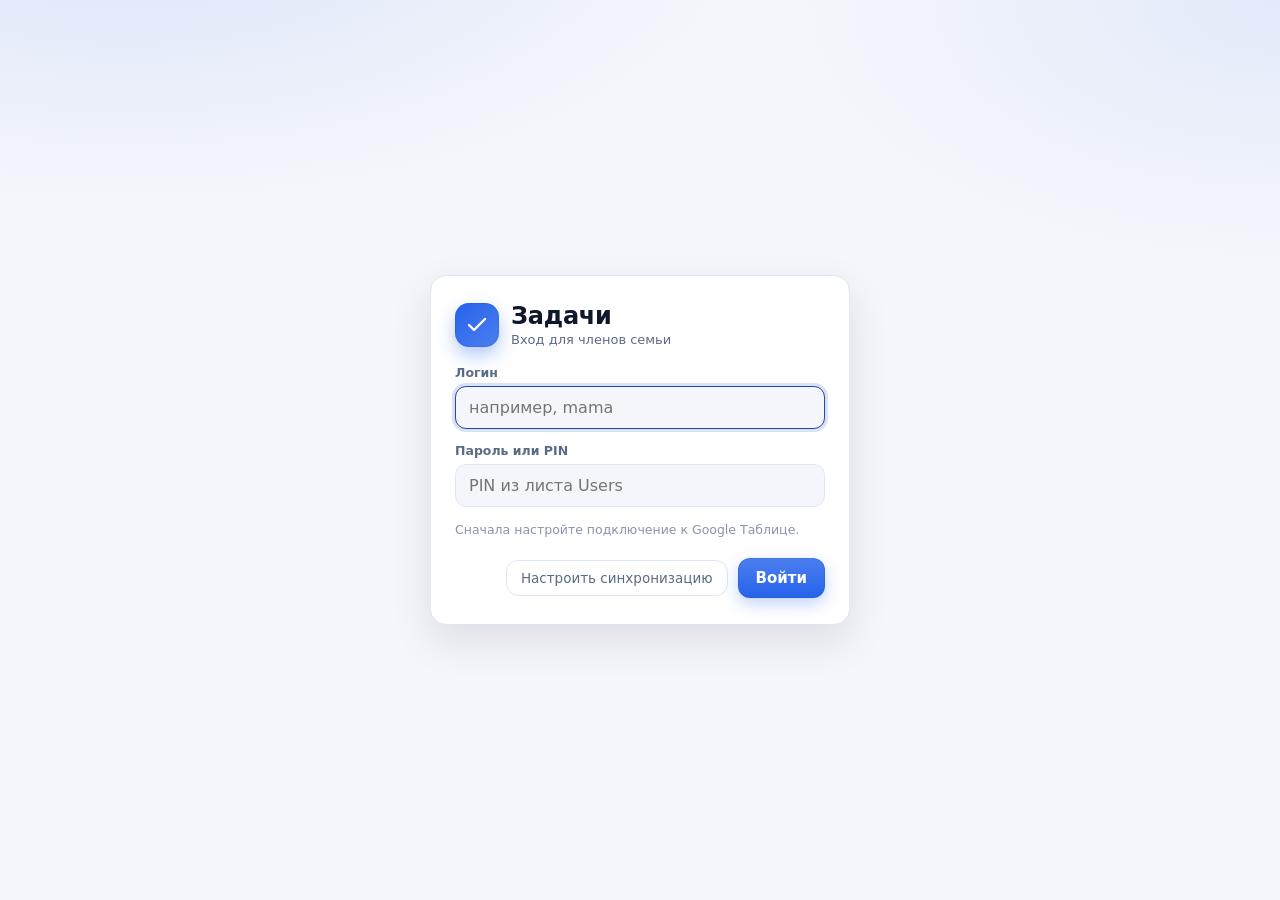
<file: index.html>
<!DOCTYPE html>
<html lang="ru" data-theme="auto">
<head>
  <meta charset="utf-8">
  <meta name="viewport" content="width=device-width, initial-scale=1, viewport-fit=cover">
  <title>Задачи — синхронизация с Google Таблицами</title>
  <meta name="description" content="Задачи с цветами, подзадачами и фотографиями. Синхронизация между телефоном и компьютером через Google Таблицу.">
  <meta name="theme-color" content="#f4f6fb" media="(prefers-color-scheme: light)">
  <meta name="theme-color" content="#0b1220" media="(prefers-color-scheme: dark)">
  <meta name="apple-mobile-web-app-capable" content="yes">
  <meta name="mobile-web-app-capable" content="yes">
  <meta name="apple-mobile-web-app-title" content="Задачи">
  <meta name="apple-mobile-web-app-status-bar-style" content="default">
  <link rel="manifest" href="manifest.webmanifest">
  <link rel="icon" href="icons/icon.svg" type="image/svg+xml">
  <link rel="apple-touch-icon" href="icons/apple-touch-icon.png">
  <link rel="stylesheet" href="styles.css">
  <script>
    // До отрисовки: если сессия уже сохранена, экран входа не показываем.
    try {
      if (window.localStorage.getItem('tasksync.session.v1')) {
        document.documentElement.setAttribute('data-session', '1');
      }
    } catch (err) { /* localStorage может быть недоступен */ }
  </script>
</head>
<body>
  <div id="loginView" class="login-view">
    <div class="login-card">
      <div class="login-brand">
        <span class="logo login-logo" aria-hidden="true">
          <svg viewBox="0 0 24 24" fill="none" stroke="currentColor" stroke-width="2.4" stroke-linecap="round" stroke-linejoin="round">
            <path d="M20 6L9 17l-5-5"></path>
          </svg>
        </span>
        <div>
          <h1>Задачи</h1>
          <p>Вход для членов семьи</p>
        </div>
      </div>

      <form id="loginForm" class="login-form" autocomplete="off">
        <label class="field">
          <span>Логин</span>
          <input id="loginName" type="text" maxlength="100" placeholder="например, mama" autocomplete="username" spellcheck="false">
        </label>
        <label class="field">
          <span>Пароль или PIN</span>
          <input id="loginPassword" type="password" maxlength="100" placeholder="PIN из листа Users" autocomplete="current-password">
        </label>
        <p id="loginHint" class="hint"></p>
        <div class="sheet-actions">
          <button type="button" id="loginSetupBtn" class="ghost-btn">Настроить синхронизацию</button>
          <button type="submit" id="loginSubmitBtn" class="primary">Войти</button>
        </div>
      </form>
    </div>
  </div>

  <div class="app" id="appView" hidden>

    <header class="topbar">
      <div class="brand">
        <span class="logo" aria-hidden="true">
          <svg viewBox="0 0 24 24" fill="none" stroke="currentColor" stroke-width="2.4" stroke-linecap="round" stroke-linejoin="round">
            <path d="M20 6L9 17l-5-5"></path>
          </svg>
        </span>
        <div class="brand-text">
          <h1>Задачи</h1>
          <p>одни и те же на всех устройствах</p>
        </div>
      </div>

      <div class="topbar-actions">
        <span id="userChip" class="user-chip" title="Текущий пользователь" hidden></span>
        <a id="telegramConnect" class="ghost-btn telegram-connect" href="#" target="_blank" rel="noopener" title="Подключить уведомления в Telegram" hidden>Подключить Telegram</a>
        <button id="logoutBtn" class="ghost-btn logout-btn" type="button" hidden>Выйти</button>
        <button id="statusBtn" class="status" type="button" title="Синхронизировать сейчас">
          <span class="status-dot" aria-hidden="true"></span>
          <span id="statusText">…</span>
        </button>
        <button id="settingsBtn" class="icon-btn" type="button" title="Настройки синхронизации" aria-label="Настройки синхронизации">
          <svg viewBox="0 0 24 24" fill="none" stroke="currentColor" stroke-width="1.8" stroke-linecap="round" stroke-linejoin="round" aria-hidden="true">
            <circle cx="12" cy="12" r="3"></circle>
            <path d="M19.4 15a1.7 1.7 0 0 0 .34 1.87l.06.06a2 2 0 1 1-2.83 2.83l-.06-.06a1.7 1.7 0 0 0-1.87-.34 1.7 1.7 0 0 0-1.03 1.56V21a2 2 0 1 1-4 0v-.09A1.7 1.7 0 0 0 8.9 19.3a1.7 1.7 0 0 0-1.87.34l-.06.06a2 2 0 1 1-2.83-2.83l.06-.06A1.7 1.7 0 0 0 4.7 15a1.7 1.7 0 0 0-1.56-1.03H3a2 2 0 1 1 0-4h.09A1.7 1.7 0 0 0 4.7 8.9a1.7 1.7 0 0 0-.34-1.87l-.06-.06a2 2 0 1 1 2.83-2.83l.06.06A1.7 1.7 0 0 0 9 4.7a1.7 1.7 0 0 0 1.03-1.56V3a2 2 0 1 1 4 0v.09A1.7 1.7 0 0 0 15 4.7a1.7 1.7 0 0 0 1.87-.34l.06-.06a2 2 0 1 1 2.83 2.83l-.06.06A1.7 1.7 0 0 0 19.3 9c.25.6.83 1 1.48 1.03H21a2 2 0 1 1 0 4h-.09A1.7 1.7 0 0 0 19.4 15z"></path>
          </svg>
        </button>
      </div>
    </header>

    <div id="setupBanner" class="banner" hidden>
      <span>Синхронизация не настроена — задачи хранятся только на этом устройстве.</span>
      <button id="setupBtn" class="link-btn" type="button">Настроить</button>
    </div>

    <div id="errorBanner" class="banner banner-error" hidden>
      <span id="errorText"></span>
      <button id="errorFixBtn" class="link-btn" type="button">Исправить</button>
    </div>

    <main class="main">
      <form id="addForm" class="add" autocomplete="off">
        <label class="sr-only" for="newTitle">Новая задача</label>
        <input id="newTitle" class="add-input" type="text" maxlength="500" placeholder="Что нужно сделать?" enterkeyhint="done" autocomplete="off">
        <button class="primary add-btn" type="submit">Добавить</button>
        <button id="detailsBtn" class="icon-btn details-btn" type="button" title="Создать с цветом, сроком, подзадачами и фото" aria-label="Создать задачу с деталями">
          <svg viewBox="0 0 24 24" fill="none" stroke="currentColor" stroke-width="2" stroke-linecap="round" aria-hidden="true">
            <path d="M4 21v-7M4 10V3M12 21v-9M12 8V3M20 21v-5M20 12V3M1 14h6M9 8h6M17 16h6"></path>
          </svg>
        </button>
      </form>

      <div class="toolbar">
        <div class="chips" role="group" aria-label="Фильтр задач">
          <button class="chip is-active" type="button" data-filter="all">Все <span class="chip-count" data-count="all">0</span></button>
          <button class="chip" type="button" data-filter="active">Активные <span class="chip-count" data-count="active">0</span></button>
          <button class="chip" type="button" data-filter="notDone">Не выполнено <span class="chip-count" data-count="notDone">0</span></button>
          <button class="chip" type="button" data-filter="done">Готово <span class="chip-count" data-count="done">0</span></button>
          <button class="chip" type="button" data-filter="delegated">Порученные мной <span class="chip-count" data-count="delegated">0</span></button>
        </div>
        <div class="search">
          <svg viewBox="0 0 24 24" fill="none" stroke="currentColor" stroke-width="2" stroke-linecap="round" aria-hidden="true">
            <circle cx="11" cy="11" r="7"></circle>
            <path d="M20 20l-3.5-3.5"></path>
          </svg>
          <input id="searchInput" type="search" placeholder="Поиск" aria-label="Поиск по задачам" autocomplete="off">
        </div>
      </div>

      <ul id="taskList" class="task-list" aria-live="polite"></ul>

      <div id="emptyState" class="empty" hidden>
        <div class="empty-icon" aria-hidden="true">✓</div>
        <p id="emptyText">Пока пусто</p>
      </div>
    </main>

    <footer class="footer">
      <div id="summary" class="summary">…</div>
      <button id="syncNowBtn" class="ghost-btn" type="button">
        <svg viewBox="0 0 24 24" fill="none" stroke="currentColor" stroke-width="2" stroke-linecap="round" stroke-linejoin="round" aria-hidden="true">
          <path d="M21 12a9 9 0 1 1-2.64-6.36"></path>
          <path d="M21 3v6h-6"></path>
        </svg>
        Синхронизировать
      </button>
    </footer>
  </div>

  <dialog id="editDialog" class="sheet" aria-labelledby="editHeading">
    <form id="editForm" class="sheet-body">
      <header class="sheet-head">
        <h2 id="editHeading">Задача</h2>
        <button type="button" class="icon-btn" data-close aria-label="Закрыть">
          <svg viewBox="0 0 24 24" fill="none" stroke="currentColor" stroke-width="2" stroke-linecap="round" aria-hidden="true">
            <path d="M6 6l12 12M18 6L6 18"></path>
          </svg>
        </button>
      </header>

      <label class="field">
        <span>Название</span>
        <input id="editTitle" type="text" maxlength="500" required autocomplete="off" placeholder="Например, купить продукты">
      </label>

      <div class="field">
        <span>Цвет</span>
        <div id="colorRow" class="color-row" role="group" aria-label="Цвет задачи"></div>
      </div>

      <div class="field">
        <span>Иконка</span>
        <div id="iconRow" class="icon-row" role="group" aria-label="Иконка задачи"></div>
      </div>

      <label class="field">
        <span>Заметка</span>
        <textarea id="editNotes" rows="3" maxlength="5000" placeholder="Детали, ссылки, телефон…"></textarea>
      </label>

      <div class="field-row">
        <div class="field">
          <span>Срок</span>
          <div class="due-inputs">
            <input id="editDue" type="date" aria-label="Дата срока">
            <input id="editDueTime" type="time" aria-label="Время срока">
          </div>
        </div>
        <label class="field">
          <span>Приоритет</span>
          <select id="editPriority">
            <option value="normal">Обычный</option>
            <option value="high">Важный</option>
          </select>
        </label>
      </div>

      <label class="field">
        <span>Кому назначить</span>
        <select id="editAssignedTo"></select>
      </label>

      <div class="due-presets" role="group" aria-label="Быстрый выбор срока">
        <button type="button" data-due="today">Сегодня</button>
        <button type="button" data-due="tomorrow">Завтра</button>
        <button type="button" data-due="week">Через неделю</button>
        <button type="button" data-due="">Без срока</button>
      </div>

      <div class="field">
        <span>Подзадачи</span>
        <div id="subtaskList" class="subtask-list"></div>
        <div class="subtask-add">
          <input id="subtaskInput" type="text" maxlength="300" placeholder="Новая подзадача" autocomplete="off">
          <button id="subtaskAddBtn" class="ghost-btn" type="button">Добавить</button>
        </div>
      </div>

      <div class="field">
        <span>Фотографии</span>
        <div id="photoGrid" class="photo-grid"></div>
        <label class="photo-add" for="photoInput">
          <svg viewBox="0 0 24 24" fill="none" stroke="currentColor" stroke-width="2" stroke-linecap="round" aria-hidden="true">
            <path d="M12 5v14M5 12h14"></path>
          </svg>
          Добавить фото
        </label>
        <input id="photoInput" class="sr-only" type="file" accept="image/*" multiple>
        <p class="hint">Фото сжимаются до 1280 px и хранятся в вашей Google Таблице на листе <code>photos</code>.</p>
      </div>

      <p class="hint" id="editHint"></p>

      <div class="sheet-actions">
        <button type="button" id="deleteTaskBtn" class="danger-btn">Удалить</button>
        <button type="submit" id="editSaveBtn" class="primary">Сохранить</button>
      </div>
    </form>
  </dialog>

  <dialog id="settingsDialog" class="sheet" aria-labelledby="settingsHeading">
    <form id="settingsForm" class="sheet-body">
      <header class="sheet-head">
        <h2 id="settingsHeading">Синхронизация</h2>
        <button type="button" class="icon-btn" data-close aria-label="Закрыть">
          <svg viewBox="0 0 24 24" fill="none" stroke="currentColor" stroke-width="2" stroke-linecap="round" aria-hidden="true">
            <path d="M6 6l12 12M18 6L6 18"></path>
          </svg>
        </button>
      </header>

      <label class="field">
        <span>URL веб-приложения Apps Script</span>
        <input id="apiUrlInput" type="url" inputmode="url" placeholder="https://script.google.com/macros/s/…/exec" autocomplete="off" spellcheck="false">
      </label>

      <label class="field">
        <span>Токен доступа</span>
        <input id="tokenInput" type="text" placeholder="тот же, что CFG.TOKEN в Code.gs" autocomplete="off" spellcheck="false">
      </label>

      <label class="field">
        <span>Тема оформления</span>
        <select id="themeInput">
          <option value="auto">Как в системе</option>
          <option value="light">Светлая</option>
          <option value="dark">Тёмная</option>
        </select>
      </label>

      <div class="field">
        <span>Цвет интерфейса</span>
        <div id="accentRow" class="color-row" role="group" aria-label="Цвет интерфейса"></div>
      </div>

      <p class="hint" id="settingsHint">Настройки хранятся только в этом браузере. На телефоне их нужно ввести отдельно (или зашить в js/config.js).</p>

      <div class="sheet-actions">
        <button type="button" id="testBtn" class="ghost-btn">Проверить связь</button>
        <button type="submit" class="primary">Сохранить</button>
      </div>

      <details class="help">
        <summary>Как подключить Google Таблицу</summary>
        <ol>
          <li>Создайте Google Таблицу и откройте <strong>Расширения → Apps Script</strong>.</li>
          <li>Вставьте туда файл <code>apps-script/Code.gs</code> из репозитория и поменяйте <code>TOKEN</code> на свой секрет.</li>
          <li><strong>Развернуть → Новое развертывание → Веб-приложение</strong>: запуск от имени «Я», доступ «Все».</li>
          <li>Скопируйте URL, заканчивающийся на <code>/exec</code>, и вставьте его сюда вместе с токеном.</li>
          <li>Нажмите «Проверить связь» и «Сохранить». На втором устройстве введите те же два значения.</li>
        </ol>
        <p>Подробная инструкция, включая публикацию на GitHub Pages, лежит в файле <code>README.md</code>.</p>
      </details>
    </form>
  </dialog>

  <dialog id="photoDialog" class="lightbox" aria-labelledby="photoDialogTitle">
    <div class="lightbox-body">
      <div class="lightbox-bar">
        <h2 id="photoDialogTitle">Фото</h2>
        <div class="lightbox-actions">
          <a id="photoDownload" class="ghost-btn" download="photo.jpg" hidden>Скачать</a>
          <button type="button" class="icon-btn" data-close aria-label="Закрыть">
            <svg viewBox="0 0 24 24" fill="none" stroke="currentColor" stroke-width="2" stroke-linecap="round" aria-hidden="true">
              <path d="M6 6l12 12M18 6L6 18"></path>
            </svg>
          </button>
        </div>
      </div>
      <div class="lightbox-preview">
        <img id="photoPreviewImg" alt="Фото задачи">
        <p id="photoPreviewHint" class="hint">Загружаем фото…</p>
      </div>
    </div>
  </dialog>

  <div id="toast" class="toast" role="status" aria-live="polite"></div>

  <noscript>
    <p class="noscript">Для работы приложения нужен JavaScript.</p>
  </noscript>

  <script src="js/config.js"></script>
  <script src="js/storage.js"></script>
  <script src="js/photos.js"></script>
  <script src="js/api.js"></script>
  <script src="js/app.js"></script>
</body>
</html>
</file>
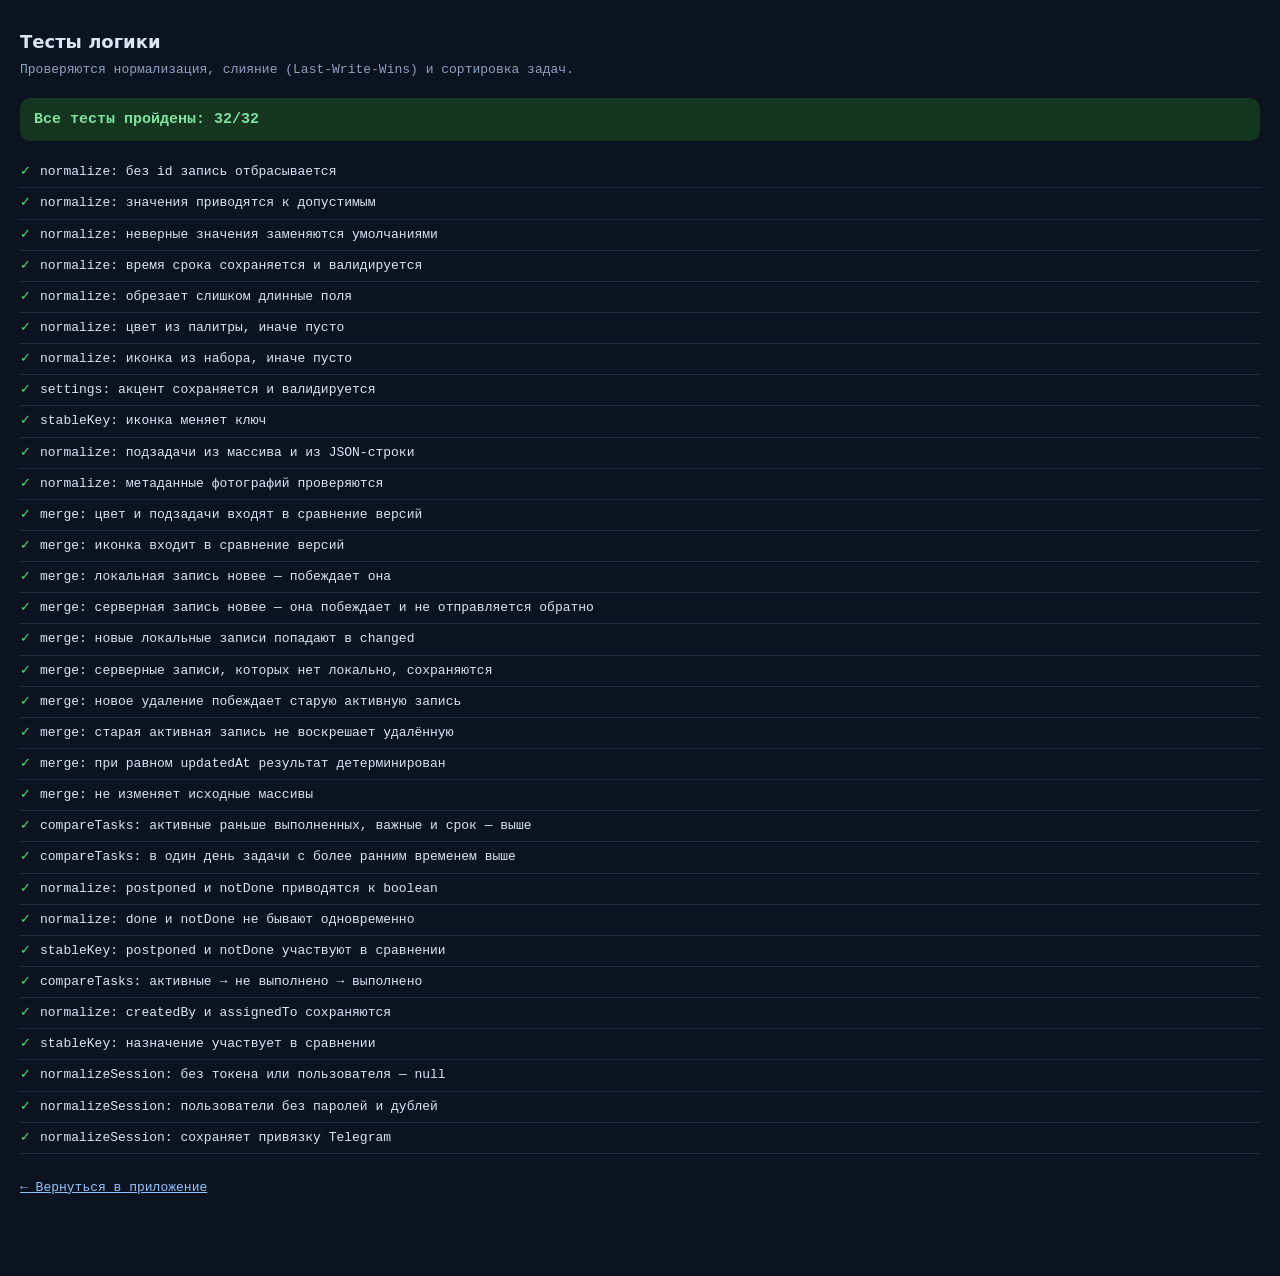
<file: tests.html>
<!DOCTYPE html>
<html lang="ru">
<head>
  <meta charset="utf-8">
  <meta name="viewport" content="width=device-width, initial-scale=1">
  <title>Тесты логики — Задачи</title>
  <style>
    :root { color-scheme: dark; }
    body {
      margin: 0;
      padding: 28px 20px 60px;
      font-family: ui-monospace, SFMono-Regular, Consolas, monospace;
      background: #0b1220;
      color: #dbe5f5;
      line-height: 1.55;
    }
    h1 { font-size: 18px; margin: 0 0 4px; font-family: system-ui, sans-serif; }
    p.sub { margin: 0 0 18px; color: #8ea2c0; font-size: 13px; }
    #summary { font-size: 15px; font-weight: 700; margin: 0 0 16px; padding: 10px 14px; border-radius: 10px; }
    #summary.ok { background: #14361f; color: #7ee2a0; }
    #summary.fail { background: #3a1414; color: #ff9c9c; }
    ul { list-style: none; margin: 0; padding: 0; }
    li { padding: 5px 0; border-bottom: 1px solid #1d2a41; font-size: 13px; }
    li .mark { display: inline-block; width: 20px; }
    li.ok .mark { color: #4ade80; }
    li.fail .mark { color: #f87171; }
    li.fail .msg { display: block; color: #fca5a5; padding-left: 20px; }
    a { color: #93c5fd; }
  </style>
</head>
<body>
  <h1>Тесты логики</h1>
  <p class="sub">Проверяются нормализация, слияние (Last-Write-Wins) и сортировка задач.</p>
  <div id="summary">Выполняется…</div>
  <ul id="results"></ul>
  <p class="sub" style="margin-top:24px"><a href="index.html">← Вернуться в приложение</a></p>

  <script src="js/storage.js"></script>
  <script>
    (function () {
      'use strict';

      var Store = window.AppStorage;
      var tests = [];
      var results = [];

      function test(name, fn) {
        tests.push({ name: name, fn: fn });
      }

      function assert(condition, message) {
        if (!condition) throw new Error(message || 'условие не выполнено');
      }

      function eq(actual, expected, message) {
        if (actual !== expected) {
          throw new Error((message || 'значения не равны') +
            ' (ожидалось: ' + JSON.stringify(expected) + ', получено: ' + JSON.stringify(actual) + ')');
        }
      }

      function rec(overrides) {
        var base = {
          id: 'a', title: 'Задача', notes: '', done: false,
          priority: 'normal', due: '', dueTime: '', createdAt: 1000, updatedAt: 1000, deletedAt: 0
        };
        return Object.assign(base, overrides || {});
      }

      test('normalize: без id запись отбрасывается', function () {
        eq(Store.normalize({ title: 'нет id' }), null);
        eq(Store.normalize(null), null);
        eq(Store.normalize('строка'), null);
      });

      test('normalize: значения приводятся к допустимым', function () {
        var n = Store.normalize({
          id: '  x1  ', title: '  Задача  ', done: 'TRUE',
          priority: 'high', due: '2026-05-01', createdAt: '1000', updatedAt: '2000'
        });
        eq(n.id, 'x1');
        eq(n.title, 'Задача');
        eq(n.done, true);
        eq(n.priority, 'high');
        eq(n.due, '2026-05-01');
        eq(n.createdAt, 1000);
        eq(n.updatedAt, 2000);
      });

      test('normalize: неверные значения заменяются умолчаниями', function () {
        var n = Store.normalize({
          id: 'x2', done: 'maybe', priority: 'urgent', due: '01.05.2026',
          createdAt: -5, updatedAt: 0
        });
        eq(n.done, false);
        eq(n.priority, 'normal');
        eq(n.due, '');
        assert(n.createdAt > 0, 'createdAt должен стать текущим временем');
        eq(n.updatedAt, n.createdAt);
      });

      test('normalize: время срока сохраняется и валидируется', function () {
        eq(Store.normalize(rec({ due: '2026-05-01', dueTime: '09:30' })).dueTime, '09:30');
        eq(Store.normalize(rec({ due: '2026-05-01', dueTime: '23:59' })).dueTime, '23:59');
        eq(Store.normalize(rec({ dueTime: '25:00' })).dueTime, '');
        eq(Store.normalize(rec({ dueTime: '9:30' })).dueTime, '');
        eq(Store.normalize(rec({})).dueTime, '');
      });

      test('normalize: обрезает слишком длинные поля', function () {
        var n = Store.normalize({
          id: 'x3',
          title: new Array(700).join('a'),
          notes: new Array(6000).join('b')
        });
        eq(n.title.length, 500);
        eq(n.notes.length, 5000);
      });

      test('normalize: цвет из палитры, иначе пусто', function () {
        eq(Store.normalize(rec({ color: 'blue' })).color, 'blue');
        eq(Store.normalize(rec({ color: 'rainbow' })).color, '');
        eq(Store.normalize(rec({ color: '' })).color, '');
      });

      test('normalize: иконка из набора, иначе пусто', function () {
        eq(Store.normalize(rec({ icon: '📅' })).icon, '📅');
        eq(Store.normalize(rec({ icon: '🚀' })).icon, '');
        eq(Store.normalize(rec({})).icon, '');
        assert(Store.ICON_KEYS.length >= 20, 'в наборе должно быть не меньше 20 иконок');
      });

      test('settings: акцент сохраняется и валидируется', function () {
        var key = Store.KEYS.settings;
        var backup = window.localStorage.getItem(key);

        try {
          window.localStorage.removeItem(key);
          eq(Store.loadSettings().accent, 'blue');
          eq(Store.saveSettings({ accent: 'purple' }).accent, 'purple');
          eq(Store.loadSettings().accent, 'purple');

          window.localStorage.setItem(key, JSON.stringify({ accent: 'rainbow' }));
          eq(Store.loadSettings().accent, 'blue');
        } finally {
          if (backup === null) window.localStorage.removeItem(key);
          else window.localStorage.setItem(key, backup);
        }
      });

      test('stableKey: иконка меняет ключ', function () {
        var a = Store.stableKey(Store.normalize(rec({ icon: '📌' })));
        var b = Store.stableKey(Store.normalize(rec({ icon: '⭐' })));
        assert(a !== b, 'ключи записей с разными иконками должны различаться');
      });

      test('normalize: подзадачи из массива и из JSON-строки', function () {
        var fromArray = Store.normalize(rec({
          subtasks: [
            { id: 's1', text: 'Хлеб', done: true },
            { text: '  Молоко  ' },
            { text: '   ' }
          ]
        }));
        eq(fromArray.subtasks.length, 2);
        eq(fromArray.subtasks[0].text, 'Хлеб');
        eq(fromArray.subtasks[0].done, true);
        eq(fromArray.subtasks[1].text, 'Молоко');
        eq(fromArray.subtasks[1].done, false);

        var fromString = Store.normalize(rec({ subtasks: '[{"text":"Позвонить"}]' }));
        eq(fromString.subtasks.length, 1);
        eq(fromString.subtasks[0].text, 'Позвонить');

        var broken = Store.normalize(rec({ subtasks: 'не json' }));
        eq(broken.subtasks.length, 0);
      });

      test('normalize: метаданные фотографий проверяются', function () {
        var n = Store.normalize(rec({
          photos: [
            { id: 'p1', mime: 'image/jpeg', width: 100, height: 50, size: 1000, createdAt: 5 },
            { id: 'p1', mime: 'image/jpeg' },
            { id: '', mime: 'image/jpeg' },
            { id: 'p2', mime: 'application/pdf' }
          ]
        }));
        eq(n.photos.length, 2);
        eq(n.photos[0].id, 'p1');
        eq(n.photos[1].id, 'p2');
        eq(n.photos[1].mime, 'image/jpeg');
        eq(n.photos[0].width, 100);
      });

      test('merge: цвет и подзадачи входят в сравнение версий', function () {
        var older = rec({ updatedAt: 1000, color: '' });
        var newer = rec({
          updatedAt: 2000,
          color: 'green',
          subtasks: [{ id: 's1', text: 'Шаг', done: false }]
        });
        var m = Store.merge([newer], [older]);
        eq(m.items[0].color, 'green');
        eq(m.items[0].subtasks.length, 1);
        eq(m.changed.length, 1);
      });

      test('merge: иконка входит в сравнение версий', function () {
        var m = Store.merge(
          [rec({ updatedAt: 2000, icon: '📅' })],
          [rec({ updatedAt: 1000, icon: '' })]
        );
        eq(m.items[0].icon, '📅');
        eq(m.changed.length, 1);

        var first = Store.merge(
          [rec({ updatedAt: 5000, icon: '📌' })],
          [rec({ updatedAt: 5000, icon: '⭐' })]
        );
        var second = Store.merge(
          [rec({ updatedAt: 5000, icon: '⭐' })],
          [rec({ updatedAt: 5000, icon: '📌' })]
        );
        eq(first.items[0].icon, second.items[0].icon);
      });

      test('merge: локальная запись новее — побеждает она', function () {
        var m = Store.merge(
          [rec({ updatedAt: 2000, title: 'новая' })],
          [rec({ updatedAt: 1000, title: 'старая' })]
        );
        eq(m.items.length, 1);
        eq(m.items[0].title, 'новая');
        eq(m.changed.length, 1);
        eq(m.changed[0].title, 'новая');
      });

      test('merge: серверная запись новее — она побеждает и не отправляется обратно', function () {
        var m = Store.merge(
          [rec({ updatedAt: 1000, title: 'локальная' })],
          [rec({ updatedAt: 3000, title: 'серверная' })]
        );
        eq(m.items[0].title, 'серверная');
        eq(m.changed.length, 0);
      });

      test('merge: новые локальные записи попадают в changed', function () {
        var m = Store.merge([rec({ id: 'new', updatedAt: 5000 })], []);
        eq(m.items.length, 1);
        eq(m.changed.length, 1);
        eq(m.changed[0].id, 'new');
      });

      test('merge: серверные записи, которых нет локально, сохраняются', function () {
        var m = Store.merge([], [rec({ id: 'srv', title: 'с сервера' })]);
        eq(m.items.length, 1);
        eq(m.items[0].title, 'с сервера');
        eq(m.changed.length, 0);
      });

      test('merge: новое удаление побеждает старую активную запись', function () {
        var m = Store.merge(
          [rec({ deletedAt: 3000, updatedAt: 3000 })],
          [rec({ updatedAt: 2000 })]
        );
        eq(m.items[0].deletedAt, 3000);
        eq(m.changed.length, 1);
      });

      test('merge: старая активная запись не воскрешает удалённую', function () {
        var m = Store.merge(
          [rec({ updatedAt: 1000, deletedAt: 0 })],
          [rec({ updatedAt: 3000, deletedAt: 3000 })]
        );
        eq(m.items[0].deletedAt, 3000);
        eq(m.changed.length, 0);
      });

      test('merge: при равном updatedAt результат детерминирован', function () {
        var first = Store.merge(
          [rec({ updatedAt: 5000, title: 'A' })],
          [rec({ updatedAt: 5000, title: 'B' })]
        );
        var second = Store.merge(
          [rec({ updatedAt: 5000, title: 'B' })],
          [rec({ updatedAt: 5000, title: 'A' })]
        );
        eq(first.items[0].title, second.items[0].title);
      });

      test('merge: не изменяет исходные массивы', function () {
        var local = [rec({ updatedAt: 2000, title: 'локальная' })];
        var remote = [rec({ updatedAt: 1000, title: 'серверная' })];
        Store.merge(local, remote);
        eq(local.length, 1);
        eq(remote.length, 1);
        eq(local[0].title, 'локальная');
        eq(remote[0].title, 'серверная');
      });

      test('compareTasks: активные раньше выполненных, важные и срок — выше', function () {
        var sorted = [
          rec({ id: 'done', done: true, createdAt: 1 }),
          rec({ id: 'normal', createdAt: 2 }),
          rec({ id: 'high', priority: 'high', createdAt: 3 }),
          rec({ id: 'due', due: '2026-01-01', createdAt: 4 })
        ].sort(Store.compareTasks).map(function (task) { return task.id; });
        eq(sorted.join(','), 'high,due,normal,done');
      });

      test('compareTasks: в один день задачи с более ранним временем выше', function () {
        var sorted = [
          rec({ id: 'late', due: '2026-02-01', dueTime: '18:00', createdAt: 1 }),
          rec({ id: 'early', due: '2026-02-01', dueTime: '09:00', createdAt: 2 }),
          rec({ id: 'dateOnly', due: '2026-02-01', createdAt: 3 })
        ].sort(Store.compareTasks).map(function (task) { return task.id; });
        eq(sorted.join(','), 'dateOnly,early,late');
      });


      test('normalize: postponed и notDone приводятся к boolean', function () {
        var n = Store.normalize(rec({ postponed: 'TRUE', notDone: 1 }));
        eq(n.postponed, true);
        eq(n.notDone, true);
        eq(Store.normalize(rec({})).postponed, false);
        eq(Store.normalize(rec({})).notDone, false);
      });

      test('normalize: done и notDone не бывают одновременно', function () {
        var n = Store.normalize(rec({ done: true, notDone: true }));
        eq(n.done, true);
        eq(n.notDone, false);
      });

      test('stableKey: postponed и notDone участвуют в сравнении', function () {
        assert(Store.stableKey(rec({})) !== Store.stableKey(rec({ postponed: true })));
        assert(Store.stableKey(rec({})) !== Store.stableKey(rec({ notDone: true })));
      });

      test('compareTasks: активные → не выполнено → выполнено', function () {
        var sorted = [
          rec({ id: 'done', done: true, createdAt: 1 }),
          rec({ id: 'notDone', notDone: true, createdAt: 2 }),
          rec({ id: 'active', createdAt: 3 })
        ].sort(Store.compareTasks).map(function (task) { return task.id; });
        eq(sorted.join(','), 'active,notDone,done');
      });


      test('normalize: createdBy и assignedTo сохраняются', function () {
        var n = Store.normalize(rec({ createdBy: '  u1 ', assignedTo: 'u2' }));
        eq(n.createdBy, 'u1');
        eq(n.assignedTo, 'u2');
        eq(Store.normalize(rec({})).createdBy, '');
        eq(Store.normalize(rec({})).assignedTo, '');
      });

      test('stableKey: назначение участвует в сравнении', function () {
        assert(Store.stableKey(rec({})) !== Store.stableKey(rec({ assignedTo: 'u2' })));
        assert(Store.stableKey(rec({})) !== Store.stableKey(rec({ createdBy: 'u1' })));
      });

      test('normalizeSession: без токена или пользователя — null', function () {
        eq(Store.normalizeSession(null), null);
        eq(Store.normalizeSession({ token: 't' }), null);
        eq(Store.normalizeSession({ user: { id: 'u1' } }), null);
      });

      test('normalizeSession: пользователи без паролей и дублей', function () {
        var session = Store.normalizeSession({
          token: ' tok ',
          user: { id: 'u1', login: 'me', name: 'Я', role: 'admin' },
          users: [
            { id: 'u1', name: 'Я', password: 'secret' },
            { id: 'u2', name: 'Мама' },
            { id: 'u2', name: 'Дубль' }
          ]
        });
        eq(session.token, 'tok');
        eq(session.user.role, 'admin');
        eq(session.users.length, 2);
        eq(session.users[1].name, 'Мама');
        eq(session.users[0].password, undefined);
      });

      test('normalizeSession: сохраняет привязку Telegram', function () {
        var session = Store.normalizeSession({
          token: 't',
          user: { id: 'u1', login: 'me', name: 'Я', telegramChatId: '12345', telegramUsername: '@me_bot' },
          users: [{ id: 'u2', name: 'Мама', telegramChatId: '67890', telegramUsername: 'mama' }]
        });
        eq(session.user.telegramChatId, '12345');
        eq(session.user.telegramUsername, 'me_bot');
        eq(session.users[0].telegramChatId, '67890');
        eq(session.users[0].telegramUsername, 'mama');
      });

      function render() {
        var passed = 0;
        var list = document.getElementById('results');
        results.forEach(function (result) {
          var li = document.createElement('li');
          li.className = result.ok ? 'ok' : 'fail';
          var mark = document.createElement('span');
          mark.className = 'mark';
          mark.textContent = result.ok ? '✓' : '✕';
          li.appendChild(mark);
          li.appendChild(document.createTextNode(result.name));
          if (!result.ok) {
            var msg = document.createElement('span');
            msg.className = 'msg';
            msg.textContent = result.message;
            li.appendChild(msg);
          }
          list.appendChild(li);
          if (result.ok) passed++;
        });

        var summary = document.getElementById('summary');
        var allOk = passed === results.length;
        summary.className = allOk ? 'ok' : 'fail';
        summary.textContent = allOk
          ? 'Все тесты пройдены: ' + passed + '/' + results.length
          : 'Провалено: ' + (results.length - passed) + ' из ' + results.length;
        document.title = (allOk ? 'OK ' : 'FAIL ') + passed + '/' + results.length;
        document.body.setAttribute('data-tests', allOk ? 'ok' : 'fail');
      }

      tests.forEach(function (item) {
        try {
          item.fn();
          results.push({ ok: true, name: item.name });
        } catch (err) {
          results.push({ ok: false, name: item.name, message: (err && err.message) || String(err) });
        }
      });

      render();
      if (window.console) console.log('Тесты:', results);
    })();
  </script>
</body>
</html>
</file>
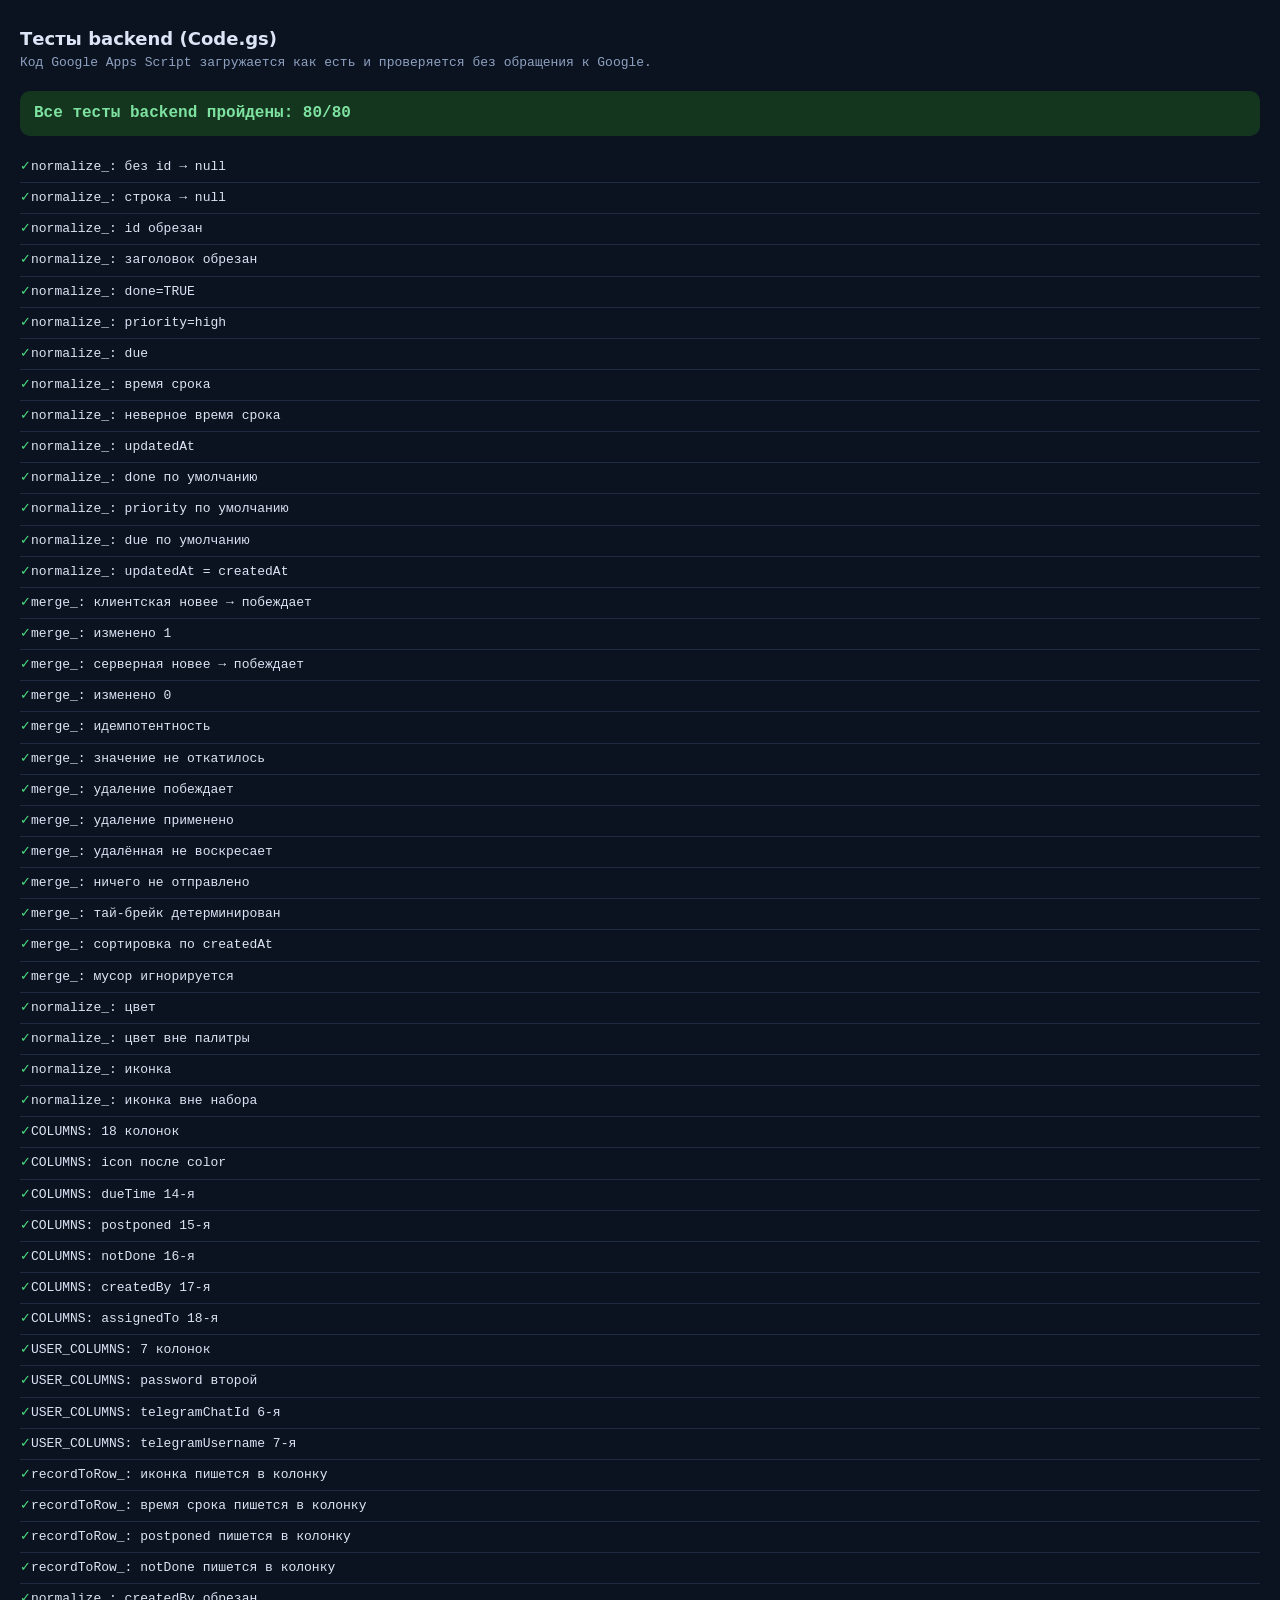
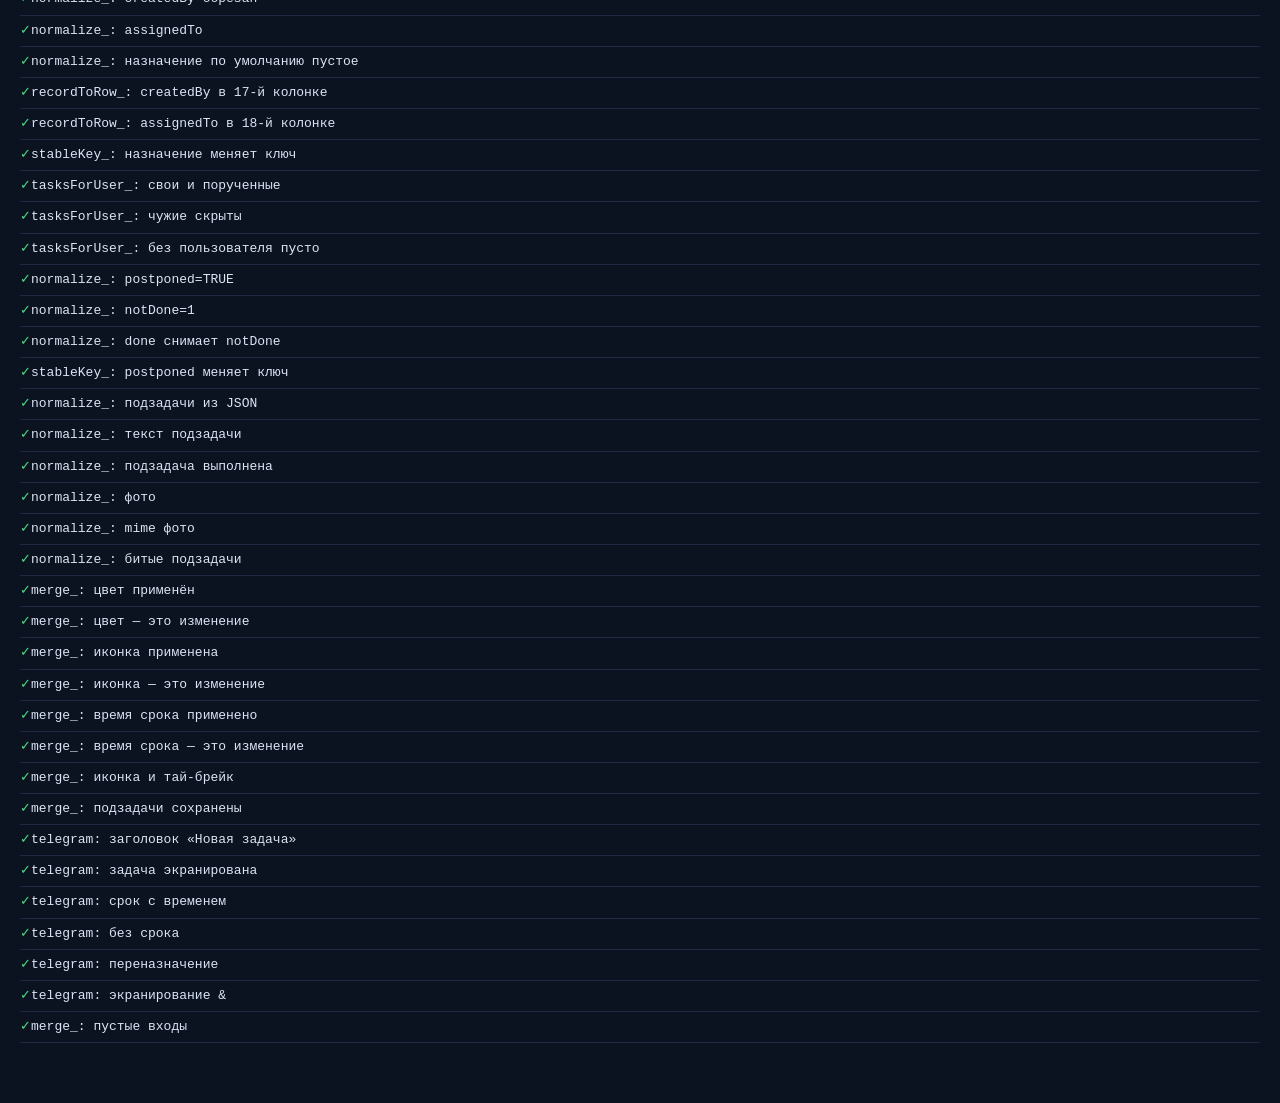
<file: tools/backend-check.html>
<!DOCTYPE html>
<html lang="ru">
<head>
  <meta charset="utf-8">
  <title>Тесты backend — Code.gs</title>
  <style>
    :root { color-scheme: dark; }
    body { margin: 0; padding: 28px 20px 60px; font-family: ui-monospace, Consolas, monospace; background: #0b1220; color: #dbe5f5; line-height: 1.55; }
    h1 { font: 600 18px system-ui, sans-serif; margin: 0 0 4px; }
    p.sub { margin: 0 0 18px; color: #8ea2c0; font-size: 13px; }
    #summary { margin: 0 0 16px; padding: 10px 14px; border-radius: 10px; font-weight: 700; }
    #summary.ok { background: #14361f; color: #7ee2a0; }
    #summary.fail { background: #3a1414; color: #ff9c9c; }
    ul { list-style: none; margin: 0; padding: 0; }
    li { padding: 5px 0; border-bottom: 1px solid #1d2a41; font-size: 13px; }
    li.ok .mark { color: #4ade80; }
    li.fail .mark { color: #f87171; }
    li .msg { display: block; padding-left: 20px; color: #fca5a5; }
  </style>
</head>
<body>
  <h1>Тесты backend (Code.gs)</h1>
  <p class="sub">Код Google Apps Script загружается как есть и проверяется без обращения к Google.</p>
  <div id="summary">Выполняется…</div>
  <ul id="results"></ul>

  <script>
    (function () {
      'use strict';

      var summary = document.getElementById('summary');
      var list = document.getElementById('results');
      var results = [];

      function report(name, ok, detail) {
        results.push(Boolean(ok));
        var li = document.createElement('li');
        li.className = ok ? 'ok' : 'fail';
        var mark = document.createElement('span');
        mark.className = 'mark';
        mark.textContent = ok ? '✓' : '✕';
        li.appendChild(mark);
        li.appendChild(document.createTextNode(name));
        if (!ok && detail) {
          var msg = document.createElement('span');
          msg.className = 'msg';
          msg.textContent = detail;
          li.appendChild(msg);
        }
        list.appendChild(li);
      }

      function eq(name, actual, expected) {
        report(name, actual === expected, 'ожидалось ' + JSON.stringify(expected) + ', получено ' + JSON.stringify(actual));
      }

      function rec(overrides) {
        var base = {
          id: 'a', title: 'Задача', notes: '', done: false, priority: 'normal',
          due: '', createdAt: 1000, updatedAt: 1000, deletedAt: 0
        };
        return Object.assign({}, base, overrides || {});
      }

      function finish() {
        var passed = results.filter(Boolean).length;
        var allOk = passed === results.length;
        summary.className = allOk ? 'ok' : 'fail';
        summary.textContent = allOk
          ? 'Все тесты backend пройдены: ' + passed + '/' + results.length
          : 'Провалено: ' + (results.length - passed) + ' из ' + results.length;
        document.title = (allOk ? 'OK ' : 'FAIL ') + passed + '/' + results.length;
        document.body.setAttribute('data-backend', allOk ? 'ok' : 'fail');
      }

      fetch('../apps-script/Code.gs', { cache: 'no-store' })
        .then(function (response) {
          if (!response.ok) throw new Error('HTTP ' + response.status);
          return response.text();
        })
        .then(function (source) {
          var api = new Function(source +
            '\nreturn { merge_: merge_, normalize_: normalize_, wins_: wins_, stableKey_: stableKey_, recordToRow_: recordToRow_, tasksForUser_: tasksForUser_, telegramTaskMessage_: telegramTaskMessage_, telegramEscape_: telegramEscape_, COLUMNS: COLUMNS, USER_COLUMNS: USER_COLUMNS };')();

          var merge = api.merge_;
          var normalize = api.normalize_;

          eq('normalize_: без id → null', normalize({ title: 'x' }), null);
          eq('normalize_: строка → null', normalize('x'), null);

          var n = normalize({ id: ' x ', title: ' Задача ', done: 'TRUE', priority: 'high', due: '2026-05-01', createdAt: 1000, updatedAt: 2000 });
          eq('normalize_: id обрезан', n.id, 'x');
          eq('normalize_: заголовок обрезан', n.title, 'Задача');
          eq('normalize_: done=TRUE', n.done, true);
          eq('normalize_: priority=high', n.priority, 'high');
          eq('normalize_: due', n.due, '2026-05-01');
          eq('normalize_: время срока', normalize({ id: 't1', due: '2026-05-01', dueTime: '09:30' }).dueTime, '09:30');
          eq('normalize_: неверное время срока', normalize({ id: 't2', dueTime: '9:30' }).dueTime, '');
          eq('normalize_: updatedAt', n.updatedAt, 2000);

          var bad = normalize({ id: 'y', done: 'maybe', priority: 'urgent', due: '01.05.2026', updatedAt: 0 });
          eq('normalize_: done по умолчанию', bad.done, false);
          eq('normalize_: priority по умолчанию', bad.priority, 'normal');
          eq('normalize_: due по умолчанию', bad.due, '');
          eq('normalize_: updatedAt = createdAt', bad.updatedAt, bad.createdAt);

          var localWins = merge([rec({ updatedAt: 1000, title: 'старая' })], [rec({ updatedAt: 2000, title: 'новая' })]);
          eq('merge_: клиентская новее → побеждает', localWins.items[0].title, 'новая');
          eq('merge_: изменено 1', localWins.changed, 1);

          var remoteWins = merge([rec({ updatedAt: 3000, title: 'серверная' })], [rec({ updatedAt: 1000, title: 'локальная' })]);
          eq('merge_: серверная новее → побеждает', remoteWins.items[0].title, 'серверная');
          eq('merge_: изменено 0', remoteWins.changed, 0);

          var again = merge(remoteWins.items, [rec({ updatedAt: 1000, title: 'локальная' })]);
          eq('merge_: идемпотентность', again.changed, 0);
          eq('merge_: значение не откатилось', again.items[0].title, 'серверная');

          var tomb = merge([rec({ updatedAt: 3000 })], [rec({ updatedAt: 5000, deletedAt: 5000 })]);
          eq('merge_: удаление побеждает', tomb.items[0].deletedAt, 5000);
          eq('merge_: удаление применено', tomb.changed, 1);

          var alive = merge([rec({ updatedAt: 5000, deletedAt: 5000 })], [rec({ updatedAt: 3000, deletedAt: 0 })]);
          eq('merge_: удалённая не воскресает', alive.items[0].deletedAt, 5000);
          eq('merge_: ничего не отправлено', alive.changed, 0);

          var tieA = merge([rec({ updatedAt: 5000, title: 'A' })], [rec({ updatedAt: 5000, title: 'B' })]);
          var tieB = merge([rec({ updatedAt: 5000, title: 'B' })], [rec({ updatedAt: 5000, title: 'A' })]);
          eq('merge_: тай-брейк детерминирован', tieA.items[0].title, tieB.items[0].title);

          var sorted = merge([], [
            rec({ id: 'b', createdAt: 2000 }),
            rec({ id: 'a', createdAt: 1000 })
          ]);
          eq('merge_: сортировка по createdAt', sorted.items.map(function (r) { return r.id; }).join(','), 'a,b');

          var dirty = merge([rec({ id: 'ok' })], [null, 'строка', {}, { id: '' }]);
          eq('merge_: мусор игнорируется', dirty.items.length, 1);

          var colored = normalize({
            id: 'c1',
            color: 'blue',
            subtasks: '[{"id":"s1","text":" Шаг ","done":"TRUE"}]',
            photos: [{ id: 'p1', mime: 'image/jpeg', width: 10, height: 20, size: 30 }]
          });
          eq('normalize_: цвет', colored.color, 'blue');
          eq('normalize_: цвет вне палитры', normalize({ id: 'c2', color: 'rainbow' }).color, '');
          eq('normalize_: иконка', normalize({ id: 'i1', icon: '💰' }).icon, '💰');
          eq('normalize_: иконка вне набора', normalize({ id: 'i2', icon: '🚀' }).icon, '');
          eq('COLUMNS: 18 колонок', api.COLUMNS.length, 18);
          eq('COLUMNS: icon после color', api.COLUMNS[10], 'icon');
          eq('COLUMNS: dueTime 14-я', api.COLUMNS[13], 'dueTime');
          eq('COLUMNS: postponed 15-я', api.COLUMNS[14], 'postponed');
          eq('COLUMNS: notDone 16-я', api.COLUMNS[15], 'notDone');
          eq('COLUMNS: createdBy 17-я', api.COLUMNS[16], 'createdBy');
          eq('COLUMNS: assignedTo 18-я', api.COLUMNS[17], 'assignedTo');
          eq('USER_COLUMNS: 7 колонок', api.USER_COLUMNS.length, 7);
          eq('USER_COLUMNS: password второй', api.USER_COLUMNS[2], 'password');
          eq('USER_COLUMNS: telegramChatId 6-я', api.USER_COLUMNS[5], 'telegramChatId');
          eq('USER_COLUMNS: telegramUsername 7-я', api.USER_COLUMNS[6], 'telegramUsername');
          eq('recordToRow_: иконка пишется в колонку', api.recordToRow_(normalize({ id: 'i3', icon: '📅' }))[10], '📅');
          eq('recordToRow_: время срока пишется в колонку', api.recordToRow_(normalize({ id: 't3', due: '2026-05-01', dueTime: '14:15' }))[13], '14:15');
          eq('recordToRow_: postponed пишется в колонку', api.recordToRow_(normalize({ id: 'p9', postponed: true }))[14], 'TRUE');
          eq('recordToRow_: notDone пишется в колонку', api.recordToRow_(normalize({ id: 'n9', notDone: true }))[15], 'TRUE');
          eq('normalize_: createdBy обрезан', normalize({ id: 'o1', createdBy: '  u1 ' }).createdBy, 'u1');
          eq('normalize_: assignedTo', normalize({ id: 'o2', assignedTo: 'u2' }).assignedTo, 'u2');
          eq('normalize_: назначение по умолчанию пустое', normalize({ id: 'o3' }).assignedTo, '');
          eq('recordToRow_: createdBy в 17-й колонке', api.recordToRow_(normalize({ id: 'o4', createdBy: 'u1' }))[16], 'u1');
          eq('recordToRow_: assignedTo в 18-й колонке', api.recordToRow_(normalize({ id: 'o5', assignedTo: 'u2' }))[17], 'u2');
          eq('stableKey_: назначение меняет ключ', api.stableKey_(normalize({ id: 'o6' })) !== api.stableKey_(normalize({ id: 'o6', assignedTo: 'u2' })), true);

          var ownership = [
            rec({ id: 'mine', createdBy: 'u1', assignedTo: 'u1' }),
            rec({ id: 'delegated', createdBy: 'u1', assignedTo: 'u2' }),
            rec({ id: 'incoming', createdBy: 'u2', assignedTo: 'u1' }),
            rec({ id: 'foreign', createdBy: 'u2', assignedTo: 'u2' }),
            rec({ id: 'legacy' })
          ];
          eq('tasksForUser_: свои и порученные', api.tasksForUser_(ownership, 'u1').map(function (r) { return r.id; }).join(','), 'mine,delegated,incoming');
          eq('tasksForUser_: чужие скрыты', api.tasksForUser_(ownership, 'u2').map(function (r) { return r.id; }).join(','), 'delegated,incoming,foreign');
          eq('tasksForUser_: без пользователя пусто', api.tasksForUser_(ownership, '').length, 0);
          eq('normalize_: postponed=TRUE', normalize({ id: 'x9', postponed: 'TRUE' }).postponed, true);
          eq('normalize_: notDone=1', normalize({ id: 'x10', notDone: 1 }).notDone, true);
          eq('normalize_: done снимает notDone', normalize({ id: 'x11', done: true, notDone: true }).notDone, false);
          eq('stableKey_: postponed меняет ключ', api.stableKey_(normalize({ id: 'k1' })) !== api.stableKey_(normalize({ id: 'k1', postponed: true })), true);
          eq('normalize_: подзадачи из JSON', colored.subtasks.length, 1);
          eq('normalize_: текст подзадачи', colored.subtasks[0].text, 'Шаг');
          eq('normalize_: подзадача выполнена', colored.subtasks[0].done, true);
          eq('normalize_: фото', colored.photos.length, 1);
          eq('normalize_: mime фото', colored.photos[0].mime, 'image/jpeg');
          eq('normalize_: битые подзадачи', normalize({ id: 'c3', subtasks: 'не json' }).subtasks.length, 0);

          var withColor = merge([rec({ updatedAt: 1000 })], [rec({ updatedAt: 2000, color: 'red' })]);
          eq('merge_: цвет применён', withColor.items[0].color, 'red');
          eq('merge_: цвет — это изменение', withColor.changed, 1);

          var withIcon = merge([rec({ updatedAt: 1000 })], [rec({ updatedAt: 2000, icon: '📌' })]);
          eq('merge_: иконка применена', withIcon.items[0].icon, '📌');
          eq('merge_: иконка — это изменение', withIcon.changed, 1);

          var withTime = merge([rec({ updatedAt: 1000 })], [rec({ updatedAt: 2000, due: '2026-05-01', dueTime: '09:30' })]);
          eq('merge_: время срока применено', withTime.items[0].dueTime, '09:30');
          eq('merge_: время срока — это изменение', withTime.changed, 1);

          var iconTieA = merge([rec({ updatedAt: 5000, icon: '📌' })], [rec({ updatedAt: 5000, icon: '⭐' })]);
          var iconTieB = merge([rec({ updatedAt: 5000, icon: '⭐' })], [rec({ updatedAt: 5000, icon: '📌' })]);
          eq('merge_: иконка и тай-брейк', iconTieA.items[0].icon, iconTieB.items[0].icon);

          var sub = merge([], [rec({ subtasks: [{ id: 's1', text: 'Шаг', done: true }] })]);
          eq('merge_: подзадачи сохранены', sub.items[0].subtasks[0].text, 'Шаг');

          var msgNew = api.telegramTaskMessage_(
            { title: 'Купить <молоко>', due: '2026-05-01', dueTime: '09:30' }, 'Мама', 'new');
          eq('telegram: заголовок «Новая задача»', msgNew.indexOf('Новая задача от Мама') >= 0, true);
          eq('telegram: задача экранирована', msgNew.indexOf('&lt;молоко&gt;') >= 0, true);
          eq('telegram: срок с временем', msgNew.indexOf('2026-05-01 09:30') >= 0, true);

          var msgNoDue = api.telegramTaskMessage_({ title: 'Позвонить' }, 'Папа', 'new');
          eq('telegram: без срока', msgNoDue.indexOf('Без срока') >= 0, true);

          var msgRe = api.telegramTaskMessage_({ title: 'X', due: '2026-06-01' }, 'Бабушка', 'reassigned');
          eq('telegram: переназначение', msgRe.indexOf('переназначена') >= 0, true);
          eq('telegram: экранирование &', api.telegramEscape_('a & b < c'), 'a &amp; b &lt; c');

          eq('merge_: пустые входы', merge(null, null).items.length, 0);

        })
        .catch(function (err) {
          report('загрузка Code.gs', false, String(err));
        })
        .then(finish);
    })();
  </script>
</body>
</html>
</file>
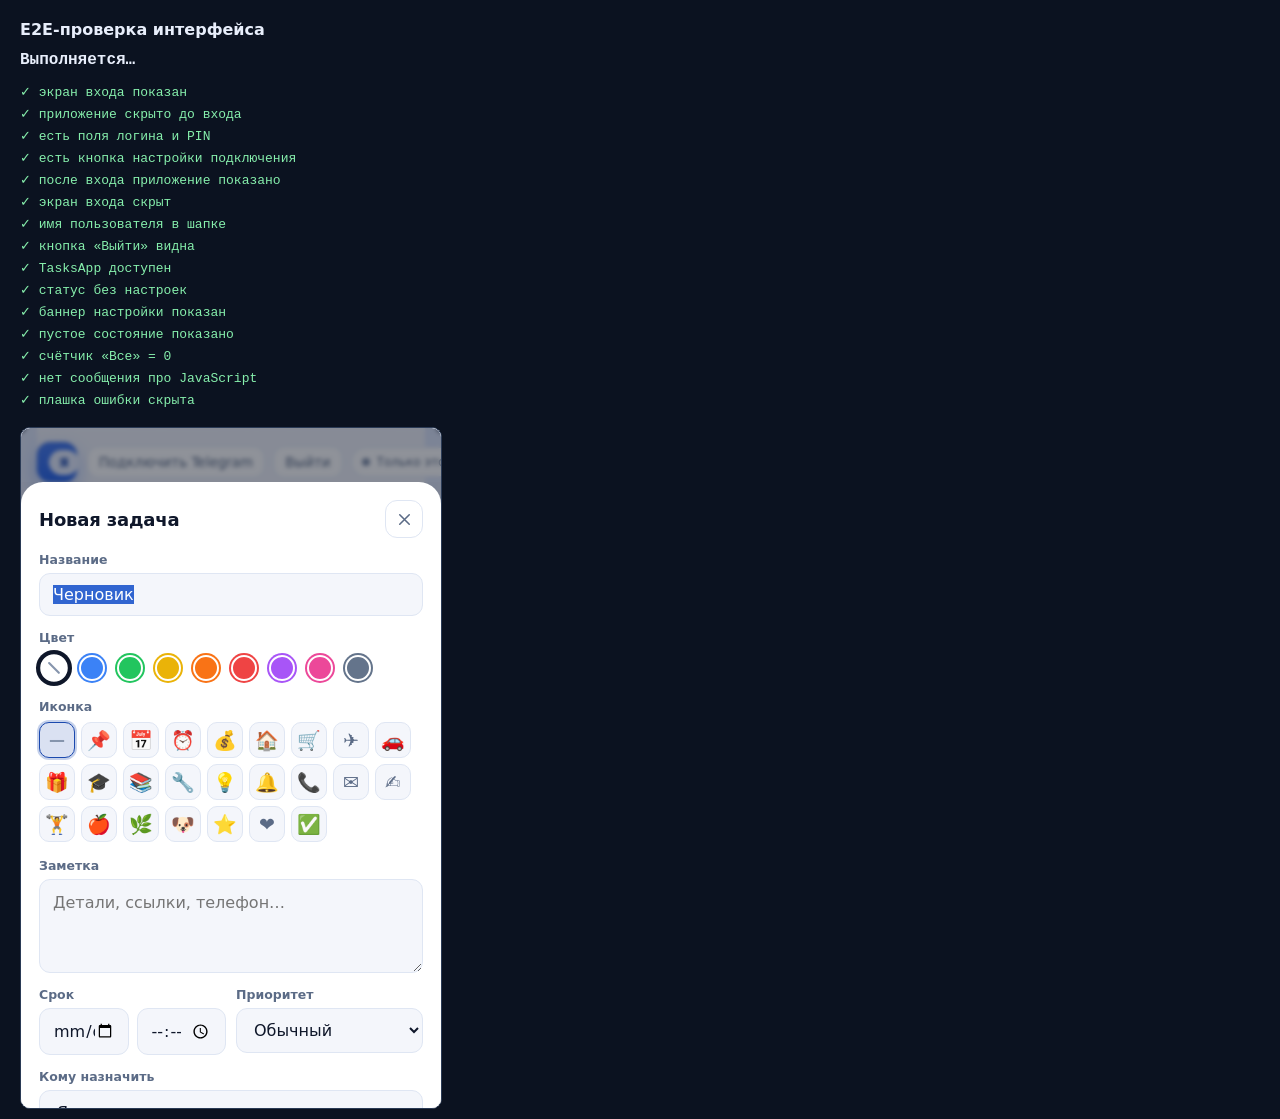
<file: tools/e2e-check.html>
<!DOCTYPE html>
<html lang="ru">
<head>
  <meta charset="utf-8">
  <title>E2E-проверка интерфейса</title>
  <style>
    body { margin: 0; padding: 20px; font-family: ui-monospace, Consolas, monospace; background: #0b1220; color: #e8eefb; }
    h1 { font: 600 16px system-ui, sans-serif; margin: 0 0 12px; }
    #summary { margin-bottom: 12px; font-weight: 700; }
    #summary.ok { color: #4ade80; }
    #summary.fail { color: #f87171; }
    ul { padding-left: 0; list-style: none; margin: 0 0 16px; font-size: 13px; }
    li { padding: 3px 0; }
    li.ok { color: #86efac; }
    li.fail { color: #fca5a5; }
    iframe { width: 420px; height: 680px; border: 1px solid #2a3a55; border-radius: 10px; background: #fff; }
  </style>
</head>
<body>
  <h1>E2E-проверка интерфейса</h1>
  <div id="summary">Выполняется…</div>
  <ul id="results"></ul>
  <iframe id="app" src="../index.html" title="Приложение"></iframe>

  <script>
    (function () {
      'use strict';

      var results = [];
      var errors = [];
      var frame = document.getElementById('app');
      var summary = document.getElementById('summary');
      var list = document.getElementById('results');

      function report(name, ok, detail) {
        results.push({ name: name, ok: Boolean(ok), detail: ok ? '' : (detail || '') });
        var li = document.createElement('li');
        li.className = ok ? 'ok' : 'fail';
        li.textContent = (ok ? '✓ ' : '✕ ') + name + (ok || !detail ? '' : ' — ' + detail);
        list.appendChild(li);
      }

      function eq(name, actual, expected) {
        report(name, actual === expected, 'ожидалось ' + JSON.stringify(expected) + ', получено ' + JSON.stringify(actual));
      }

      function sleep(ms) {
        return new Promise(function (resolve) { setTimeout(resolve, ms); });
      }

      function isoDate(offsetDays) {
        var d = new Date();
        d.setDate(d.getDate() + offsetDays);
        var month = String(d.getMonth() + 1).padStart(2, '0');
        var day = String(d.getDate()).padStart(2, '0');
        return d.getFullYear() + '-' + month + '-' + day;
      }

      function findTask(doc, title) {
        return Array.prototype.filter.call(doc.querySelectorAll('#taskList .task'), function (li) {
          return li.querySelector('.task-title').textContent === title;
        })[0] || null;
      }

      // Клик по действию карточки с повторным поиском: список может
      // перерисоваться из-за асинхронной синхронизации фото.
      function clickTaskAction(doc, title, action) {
        var card = findTask(doc, title);
        var button = card ? card.querySelector('[data-action="' + action + '"]') : null;
        if (!button) return false;
        button.click();
        return true;
      }

      function makePhotoFile(win, doc) {
        return new Promise(function (resolve) {
          var canvas = doc.createElement('canvas');
          canvas.width = 320;
          canvas.height = 240;
          var context = canvas.getContext('2d');
          context.fillStyle = '#f97316';
          context.fillRect(0, 0, 320, 240);
          context.fillStyle = '#ffffff';
          context.fillRect(40, 40, 140, 90);
          canvas.toBlob(function (blob) {
            var file = new win.File([blob], 'test-photo.png', { type: 'image/png' });
            var transfer = new win.DataTransfer();
            transfer.items.add(file);
            resolve(transfer);
          }, 'image/png');
        });
      }

      function finish() {
        var passed = results.filter(function (r) { return r.ok; }).length;
        var allOk = passed === results.length && errors.length === 0;
        summary.className = allOk ? 'ok' : 'fail';
        summary.textContent = allOk
          ? 'OK: ' + passed + '/' + results.length + ', ошибок JS нет'
          : 'FAIL: ' + passed + '/' + results.length + (errors.length ? '; ошибки: ' + errors.join(' | ') : '');
        document.title = (allOk ? 'OK ' : 'FAIL ') + passed + '/' + results.length;
        document.body.setAttribute('data-e2e', allOk ? 'ok' : 'fail');
      }

      frame.addEventListener('load', async function () {
        var win = frame.contentWindow;
        var doc = frame.contentDocument;

        function watch(targetWin) {
          targetWin.addEventListener('error', function (e) { errors.push(String(e.message)); });
          targetWin.addEventListener('unhandledrejection', function (e) { errors.push('rejection: ' + String(e.reason)); });
        }

        function reload() {
          return new Promise(function (resolve) {
            frame.addEventListener('load', resolve, { once: true });
            frame.contentWindow.location.reload();
          });
        }

        watch(win);

        try {
          // Чистое состояние: сначала должен открыться экран входа.
          try {
            win.localStorage.removeItem('tasksync.session.v1');
            win.localStorage.removeItem('tasksync.tasks.v1');
            win.localStorage.removeItem('tasksync.settings.v1');
          } catch (cleanErr) { /* localStorage может быть недоступен */ }

          await reload();
          win = frame.contentWindow;
          doc = frame.contentDocument;
          watch(win);
          await sleep(300);

          eq('экран входа показан', doc.getElementById('loginView').hidden, false);
          eq('приложение скрыто до входа', doc.getElementById('appView').hidden, true);
          report('есть поля логина и PIN', !!(doc.getElementById('loginName') && doc.getElementById('loginPassword')));
          report('есть кнопка настройки подключения', !!doc.getElementById('loginSetupBtn'));

          // Засеваем сессию и перезагружаем: приложение открывается без сети.
          win.localStorage.setItem('tasksync.session.v1', JSON.stringify({
            token: 'e2e-session',
            user: { id: 'u1', login: 'me', name: 'Я', role: 'admin' },
            users: [{ id: 'u1', name: 'Я' }, { id: 'u2', name: 'Мама' }]
          }));
          await reload();
          win = frame.contentWindow;
          doc = frame.contentDocument;
          watch(win);
          await sleep(400);

          eq('после входа приложение показано', doc.getElementById('appView').hidden, false);
          eq('экран входа скрыт', doc.getElementById('loginView').hidden, true);
          eq('имя пользователя в шапке', doc.getElementById('userChip').textContent, 'Я');
          eq('кнопка «Выйти» видна', doc.getElementById('logoutBtn').hidden, false);

          report('TasksApp доступен', !!win.TasksApp);
          eq('статус без настроек', doc.getElementById('statusText').textContent, 'Только это устройство');
          eq('баннер настройки показан', doc.getElementById('setupBanner').hidden, false);
          eq('пустое состояние показано', doc.getElementById('emptyState').hidden, false);
          eq('счётчик «Все» = 0', doc.querySelector('[data-count="all"]').textContent, '0');
          eq('нет сообщения про JavaScript', doc.querySelector('.noscript'), null);
          eq('плашка ошибки скрыта', win.getComputedStyle(doc.getElementById('errorBanner')).display, 'none');

          doc.getElementById('newTitle').value = 'Черновик';
          doc.getElementById('detailsBtn').click();
          await sleep(150);
          eq('диалог новой задачи открыт', doc.getElementById('editDialog').open, true);
          eq('заголовок диалога «Новая задача»', doc.getElementById('editHeading').textContent, 'Новая задача');
          eq('название перенесено из поля', doc.getElementById('editTitle').value, 'Черновик');
          report('удаление у новой задачи скрыто', doc.getElementById('deleteTaskBtn').hidden);
          doc.getElementById('editDialog').close();
          await sleep(150);
          doc.getElementById('newTitle').value = '';

          var input = doc.getElementById('newTitle');
          input.value = 'Купить молоко';
          doc.getElementById('addForm').dispatchEvent(new win.Event('submit', { bubbles: true, cancelable: true }));
          await sleep(60);
          eq('задача добавлена', doc.querySelectorAll('#taskList .task').length, 1);
          eq('счётчик активных = 1', doc.querySelector('[data-count="active"]').textContent, '1');
          eq('поле ввода очищено', input.value, '');

          var taskEl = doc.querySelector('#taskList .task');
          var radius = win.getComputedStyle(taskEl).borderRadius;
          report('стили применились', radius === '14px', 'border-radius=' + radius);

          try {
            var manifest = await win.fetch('manifest.webmanifest').then(function (r) { return r.json(); });
            report('манифест читается', Boolean(manifest && /Задачи/.test(manifest.name)));
            var iconResponse = await win.fetch('icons/icon-192.png');
            eq('иконка 192 доступна', iconResponse.status, 200);
            var swRegs = [];
            for (var attempt = 0; attempt < 10; attempt++) {
              swRegs = await win.navigator.serviceWorker.getRegistrations();
              if (swRegs.length) break;
              await sleep(200);
            }
            report('service worker зарегистрирован', swRegs.length > 0, 'registrations=' + swRegs.length);
          } catch (assetErr) {
            report('проверка PWA-ресурсов', false, String(assetErr));
          }

          doc.querySelector('#taskList .task .check').click();
          await sleep(60);
          eq('отметка выполнено', doc.querySelector('#taskList .task').classList.contains('is-done'), true);
          eq('счётчик выполненных = 1', doc.querySelector('[data-count="done"]').textContent, '1');
          eq('счётчик активных = 0', doc.querySelector('[data-count="active"]').textContent, '0');

          doc.querySelector('.chip[data-filter="active"]').click();
          eq('фильтр «Активные» пуст', doc.getElementById('emptyState').hidden, false);
          report('текст пустого фильтра', /все задачи выполнены/i.test(doc.getElementById('emptyText').textContent), doc.getElementById('emptyText').textContent);
          doc.querySelector('.chip[data-filter="done"]').click();
          eq('фильтр «Готово» показывает задачу', doc.querySelectorAll('#taskList .task').length, 1);
          doc.querySelector('.chip[data-filter="all"]').click();
          // Вторая задача + поиск
          input.value = 'Позвонить маме';
          doc.getElementById('addForm').dispatchEvent(new win.Event('submit', { bubbles: true, cancelable: true }));
          await sleep(60);
          eq('две задачи в списке', doc.querySelectorAll('#taskList .task').length, 2);
          var search = doc.getElementById('searchInput');
          search.value = 'маме';
          search.dispatchEvent(new win.Event('input', { bubbles: true }));
          await sleep(40);
          eq('поиск фильтрует', doc.querySelectorAll('#taskList .task').length, 1);
          search.value = '';
          search.dispatchEvent(new win.Event('input', { bubbles: true }));
          await sleep(40);
          eq('очистка поиска', doc.querySelectorAll('#taskList .task').length, 2);

          // Редактирование
          var target = findTask(doc, 'Позвонить маме');
          report('найдена вторая задача', !!target);
          target.querySelector('.task-body').click();
          await sleep(120);
          eq('диалог редактирования открыт', doc.getElementById('editDialog').open, true);
          doc.getElementById('editTitle').value = 'Позвонить маме и папе';
          doc.getElementById('editDue').value = isoDate(1);
          doc.getElementById('editDueTime').value = '09:30';
          doc.getElementById('editPriority').value = 'high';
          doc.getElementById('editForm').dispatchEvent(new win.Event('submit', { bubbles: true, cancelable: true }));
          await sleep(120);
          eq('диалог закрыт после сохранения', doc.getElementById('editDialog').open, false);
          var edited = findTask(doc, 'Позвонить маме и папе');
          report('название обновлено', !!edited);
          report('бейдж «важное»', Boolean(edited && edited.querySelector('.meta-item.high')));
          report('срок «завтра»', Boolean(edited && /завтра/.test(edited.textContent)));
          report('время срока на карточке', Boolean(edited && /09:30/.test(edited.textContent)));

          // localStorage
          var stored = JSON.parse(win.localStorage.getItem('tasksync.tasks.v1') || '[]');
          eq('в localStorage две записи', stored.length, 2);
          report('изменения сохранены локально', stored.some(function (t) {
            return t.title === 'Позвонить маме и папе' && t.priority === 'high';
          }));
          report('время срока сохранено локально', stored.some(function (t) {
            return t.title === 'Позвонить маме и папе' && t.dueTime === '09:30';
          }));

          // Перезагрузка — данные на месте
          var reloaded = new Promise(function (resolve) { frame.addEventListener('load', resolve, { once: true }); });
          win.location.reload();
          await reloaded;
          await sleep(400);
          doc = frame.contentDocument;
          eq('после перезагрузки две задачи', doc.querySelectorAll('#taskList .task').length, 2);

          // Цвет, подзадачи, фото
          var decorated = findTask(doc, 'Позвонить маме и папе');
          report('задача для оформления найдена', !!decorated);
          decorated.querySelector('.task-body').click();
          await sleep(180);
          eq('диалог открыт', doc.getElementById('editDialog').open, true);

          var purple = doc.querySelector('.swatch[data-color="purple"]');
          report('палитра цветов отрисована', !!purple);
          purple.click();
          eq('цвет выбран', purple.getAttribute('aria-pressed'), 'true');

          var moneyIcon = doc.querySelector('.icon-choice[data-icon="💰"]');
          report('набор иконок отрисован', !!moneyIcon);
          moneyIcon.click();
          eq('иконка выбрана', moneyIcon.getAttribute('aria-pressed'), 'true');

          doc.getElementById('subtaskInput').value = 'Найти номер';
          doc.getElementById('subtaskAddBtn').click();
          doc.getElementById('subtaskInput').value = 'Позвонить';
          doc.getElementById('subtaskAddBtn').click();
          await sleep(80);
          eq('добавлены две подзадачи', doc.querySelectorAll('.subtask-row').length, 2);
          doc.querySelectorAll('.subtask-check')[0].click();
          await sleep(60);
          report('подзадача отмечена', doc.querySelectorAll('.subtask-row')[0].classList.contains('is-done'));

          var transfer = await makePhotoFile(win, doc);
          var photoInput = doc.getElementById('photoInput');
          photoInput.files = transfer.files;
          photoInput.dispatchEvent(new win.Event('change', { bubbles: true }));

          var photoImg = null;
          for (var p = 0; p < 60; p++) {
            photoImg = doc.querySelector('.photo-tile img');
            if (photoImg) break;
            await sleep(100);
          }
          report('фото добавлено в диалог', !!photoImg);
          report('фото сжато в data-url', !!photoImg && photoImg.src.indexOf('data:image/jpeg') === 0);
          report('виден бейдж «ждёт»', !!doc.querySelector('.photo-badge'));

          doc.getElementById('editForm').dispatchEvent(new win.Event('submit', { bubbles: true, cancelable: true }));
          await sleep(500);
          eq('диалог закрылся после сохранения', doc.getElementById('editDialog').open, false);

          var photoBadge = null;
          for (var b = 0; b < 30; b++) {
            var currentCard = findTask(doc, 'Позвонить маме и папе');
            photoBadge = currentCard ? currentCard.querySelector('.meta-item.photos') : null;
            if (photoBadge) break;
            await sleep(100);
          }

          var decoratedAgain = findTask(doc, 'Позвонить маме и папе');
          report('карточка существует', !!decoratedAgain);
          report('карточка получила цвет', Boolean(decoratedAgain && decoratedAgain.classList.contains('has-color')));
          eq('цветная рамка 4px', decoratedAgain ? win.getComputedStyle(decoratedAgain).borderLeftWidth : '', '4px');
          report('иконка видна в карточке', Boolean(decoratedAgain &&
            decoratedAgain.querySelector('.task-icon') &&
            decoratedAgain.querySelector('.task-icon').textContent === '💰'));
          report('видны подзадачи 1/2', Boolean(decoratedAgain && /✓ 1\/2/.test(decoratedAgain.textContent)));
          report('видно фото в карточке', !!photoBadge);
          report('фото помечено как ожидающее', Boolean(photoBadge && photoBadge.classList.contains('is-pending')));

          var cardThumb = null;
          for (var t = 0; t < 40; t++) {
            var cardWithThumb = findTask(doc, 'Позвонить маме и папе');
            cardThumb = cardWithThumb ? cardWithThumb.querySelector('.task-photo img') : null;
            if (cardThumb && cardThumb.src.indexOf('data:image/jpeg') === 0) break;
            await sleep(100);
          }
          report('миниатюра фото видна в карточке', Boolean(cardThumb && cardThumb.src.indexOf('data:image/jpeg') === 0));

          var markToToggle = null;
          Array.prototype.forEach.call(decoratedAgain.querySelectorAll('.task-subtask'), function (row) {
            if (!markToToggle && !row.classList.contains('is-done')) {
              markToToggle = row.querySelector('.task-subtask-mark');
            }
          });
          report('кружок подзадачи кликабельный', Boolean(markToToggle && markToToggle.getAttribute('data-action') === 'subtask-toggle'));
          if (markToToggle) {
            var freshCard = findTask(doc, 'Позвонить маме и папе');
            var freshMark = null;
            Array.prototype.forEach.call(freshCard ? freshCard.querySelectorAll('.task-subtask') : [], function (row) {
              if (!freshMark && !row.classList.contains('is-done')) {
                freshMark = row.querySelector('.task-subtask-mark');
              }
            });
            (freshMark || markToToggle).click();
            await sleep(150);
          }
          report('клик по подзадаче не открывает диалог', doc.getElementById('editDialog').open === false);
          var subtaskDoneInCard = false;
          for (var sd = 0; sd < 20; sd++) {
            decoratedAgain = findTask(doc, 'Позвонить маме и папе');
            subtaskDoneInCard = Boolean(decoratedAgain && /✓ 2\/2/.test(decoratedAgain.textContent));
            if (subtaskDoneInCard) break;
            await sleep(50);
          }
          report('подзадача отмечена прямо в карточке', subtaskDoneInCard);

          var storedDecorated = JSON.parse(win.localStorage.getItem('tasksync.tasks.v1') || '[]').filter(function (t) {
            return t.title === 'Позвонить маме и папе';
          })[0] || null;
          report('цвет сохранён локально', Boolean(storedDecorated && storedDecorated.color === 'purple'));
          eq('иконка сохранена локально', storedDecorated ? storedDecorated.icon : '', '💰');
          eq('подзадачи сохранены локально', storedDecorated ? storedDecorated.subtasks.length : -1, 2);
          eq('отметка подзадачи сохранена локально', storedDecorated ? storedDecorated.subtasks.filter(function (item) { return item.done; }).length : -1, 2);
          eq('ожидающее фото не попало в синхронизацию', storedDecorated ? storedDecorated.photos.length : -1, 0);

          decoratedAgain.querySelector('.task-body').click();
          await sleep(200);
          var restoredImg = null;
          for (var r = 0; r < 40; r++) {
            restoredImg = doc.querySelector('.photo-tile img');
            if (restoredImg) break;
            await sleep(100);
          }
          report('фото восстановлено из IndexedDB', !!restoredImg);
          eq('подзадачи восстановлены', doc.querySelectorAll('.subtask-row').length, 2);
          eq('цвет восстановлен', doc.querySelector('.swatch[data-color="purple"]').getAttribute('aria-pressed'), 'true');
          eq('иконка восстановлена', doc.querySelector('.icon-choice[data-icon="💰"]').getAttribute('aria-pressed'), 'true');

          doc.querySelector('.photo-preview').click();
          await sleep(300);
          eq('просмотр фото открыт', doc.getElementById('photoDialog').open, true);
          report('в просмотре есть картинка', (doc.getElementById('photoPreviewImg').getAttribute('src') || '').indexOf('data:image/jpeg') === 0);
          doc.getElementById('photoDialog').close();
          await sleep(100);
          doc.getElementById('editDialog').close();
          await sleep(150);

          // Новые функции: «отложить срок» и «не выполнено»
          var featureCard = findTask(doc, 'Позвонить маме и папе');
          report('есть фильтр «Не выполнено»', !!doc.querySelector('.chip[data-filter="notDone"]'));
          report('есть кнопка «отложить срок»', Boolean(featureCard && featureCard.querySelector('[data-action="postpone"]')));
          report('есть кнопка «не выполнено»', Boolean(featureCard && featureCard.querySelector('[data-action="notdone"]')));

          clickTaskAction(doc, 'Позвонить маме и папе', 'postpone');
          await sleep(100);
          var postponeMenu = doc.querySelector('.postpone-menu');
          report('меню «отложить срок» открылось', !!postponeMenu);
          eq('в меню пять вариантов', postponeMenu ? postponeMenu.querySelectorAll('[data-postpone]').length : -1, 5);

          var plusOne = doc.querySelector('.postpone-menu [data-postpone="1"]');
          if (plusOne) plusOne.click();
          await sleep(150);
          eq('меню «отложить срок» закрылось', !!doc.querySelector('.postpone-menu'), false);

          featureCard = findTask(doc, 'Позвонить маме и папе');
          report('бейдж «отложено» появился', Boolean(featureCard && featureCard.querySelector('.meta-item.postponed')));
          report('срок сдвинут на день вперёд', Boolean(featureCard && /послезавтра/.test(featureCard.textContent)));

          var storedPostponed = JSON.parse(win.localStorage.getItem('tasksync.tasks.v1') || '[]').filter(function (t) {
            return t.title === 'Позвонить маме и папе';
          })[0] || null;
          eq('postponed сохранён локально', storedPostponed ? storedPostponed.postponed : null, true);
          eq('дата срока сдвинута', storedPostponed ? storedPostponed.due : '', isoDate(2));

          clickTaskAction(doc, 'Позвонить маме и папе', 'notdone');
          await sleep(120);
          featureCard = findTask(doc, 'Позвонить маме и папе');
          report('класс is-not-done поставлен', Boolean(featureCard && featureCard.classList.contains('is-not-done')));
          report('бейдж «не выполнено» появился', Boolean(featureCard && featureCard.querySelector('.meta-item.not-done')));
          eq('счётчик «Не выполнено» = 1', doc.querySelector('[data-count="notDone"]').textContent, '1');
          eq('счётчик активных уменьшился', doc.querySelector('[data-count="active"]').textContent, '0');

          doc.querySelector('.chip[data-filter="notDone"]').click();
          eq('фильтр «Не выполнено» показывает задачу', doc.querySelectorAll('#taskList .task').length, 1);
          doc.querySelector('.chip[data-filter="active"]').click();
          eq('в активных задачи нет', doc.querySelectorAll('#taskList .task').length, 0);
          doc.querySelector('.chip[data-filter="all"]').click();

          clickTaskAction(doc, 'Позвонить маме и папе', 'notdone');
          await sleep(120);
          featureCard = findTask(doc, 'Позвонить маме и папе');
          eq('повторный клик снимает «не выполнено»', featureCard ? featureCard.classList.contains('is-not-done') : null, false);
          eq('счётчик «Не выполнено» снова 0', doc.querySelector('[data-count="notDone"]').textContent, '0');

          // Удаление
          win.confirm = function () { return true; };
          var toDelete = findTask(doc, 'Купить молоко');
          report('задача для удаления найдена', !!toDelete);
          toDelete.querySelector('.task-body').click();
          await sleep(120);
          doc.getElementById('deleteTaskBtn').click();
          await sleep(120);
          eq('после удаления одна задача', doc.querySelectorAll('#taskList .task').length, 1);
          var storedAfter = JSON.parse(win.localStorage.getItem('tasksync.tasks.v1') || '[]');
          report('удаление сохранено как надгробие', storedAfter.some(function (t) { return t.deletedAt > 0; }));

          // Настройки
          doc.getElementById('settingsBtn').click();
          await sleep(120);
          eq('диалог настроек открыт', doc.getElementById('settingsDialog').open, true);
          report('есть инструкция по подключению', /Как подключить Google Таблицу/.test(doc.getElementById('settingsDialog').textContent));
          var themeSelect = doc.getElementById('themeInput');
          themeSelect.value = 'dark';
          themeSelect.dispatchEvent(new win.Event('change', { bubbles: true }));
          eq('тема переключается', doc.documentElement.getAttribute('data-theme'), 'dark');

          var accentSwatch = doc.querySelector('#accentRow .swatch[data-accent="green"]');
          report('палитра акцентов отрисована', !!accentSwatch);

          var whiteAccent = doc.querySelector('#accentRow .swatch[data-accent="white"]');
          whiteAccent.click();
          eq('белый акцент применяется', doc.documentElement.style.getPropertyValue('--accent'), '#f8fafc');
          eq('на белом акценте тёмный текст', doc.documentElement.style.getPropertyValue('--on-accent'), '#111827');

          accentSwatch.click();
          eq('акцент выбран', accentSwatch.getAttribute('aria-pressed'), 'true');
          eq('акцент применён к интерфейсу', doc.documentElement.style.getPropertyValue('--accent'), '#22c55e');

          doc.getElementById('settingsForm').dispatchEvent(new win.Event('submit', { bubbles: true, cancelable: true }));
          await sleep(200);
          eq('настройки сохранены и закрыты', doc.getElementById('settingsDialog').open, false);
          var savedSettings = JSON.parse(win.localStorage.getItem('tasksync.settings.v1') || '{}');
          eq('акцент сохранён локально', savedSettings.accent, 'green');
          eq('тема сохранена локально', savedSettings.theme, 'dark');
          eq('акцент остался после сохранения', doc.documentElement.style.getPropertyValue('--accent'), '#22c55e');

          // Делегирование задач
          var delegateCard = findTask(doc, 'Позвонить маме и папе');
          report('задача для делегирования найдена', !!delegateCard);
          if (delegateCard) {
            delegateCard.querySelector('.task-body').click();
            await sleep(150);

            var assigned = doc.getElementById('editAssignedTo');
            report('есть выбор «Кому назначить»', !!assigned);
            eq('по умолчанию выбран текущий пользователь', assigned.value, 'u1');
            var hasMamaOption = Array.prototype.some.call(assigned.options, function (option) {
              return option.value === 'u2' && option.textContent === 'Мама';
            });
            report('в списке есть другой член семьи', hasMamaOption);

            assigned.value = 'u2';
            doc.getElementById('editForm').dispatchEvent(new win.Event('submit', { bubbles: true, cancelable: true }));
            await sleep(180);
          }

          var delegatedCard = findTask(doc, 'Позвонить маме и папе');
          report('метка «→ Мама» на карточке', Boolean(delegatedCard && delegatedCard.querySelector('.meta-item.to')));

          var delegatedChip = doc.querySelector('.chip[data-filter="delegated"]');
          report('есть фильтр «Порученные мной»', !!delegatedChip);
          if (delegatedChip) {
            delegatedChip.click();
            await sleep(80);
            eq('фильтр «Порученные мной» показывает задачу', doc.querySelectorAll('#taskList .task').length, 1);
            eq('счётчик порученных = 1', doc.querySelector('[data-count="delegated"]').textContent, '1');
            doc.querySelector('.chip[data-filter="all"]').click();
          }

          // Задача, порученная мне другим членом семьи.
          try {
            var storedNow = JSON.parse(win.localStorage.getItem('tasksync.tasks.v1') || '[]');
            storedNow.push({
              id: 'e2e-incoming',
              title: 'Купить торт',
              notes: '',
              done: false,
              notDone: false,
              postponed: false,
              priority: 'normal',
              due: '',
              dueTime: '',
              createdAt: Date.now(),
              updatedAt: Date.now(),
              deletedAt: 0,
              color: '',
              icon: '',
              subtasks: [],
              photos: [],
              createdBy: 'u2',
              assignedTo: 'u1'
            });
            win.localStorage.setItem('tasksync.tasks.v1', JSON.stringify(storedNow));
            await reload();
            win = frame.contentWindow;
            doc = frame.contentDocument;
            watch(win);
            await sleep(400);
            var fromCard = findTask(doc, 'Купить торт');
            report('видна задача от другого члена семьи', !!fromCard);
            var fromLabel = fromCard ? fromCard.querySelector('.meta-item.from') : null;
            report('метка «От: Мама»', Boolean(fromLabel && fromLabel.textContent.indexOf('Мама') !== -1));
          } catch (incomingErr) {
            report('проверка входящей задачи', false, String(incomingErr));
          }
        } catch (err) {
          report('исключение в тесте', false, (err && err.message) || String(err));
        }

        await sleep(150);
        finish();
      }, { once: true });
    })();
  </script>
</body>
</html>
</file>
<file: styles.css>
/* ==========================================================================
   Задачи — синхронизация с Google Таблицами
   Светлая/тёмная тема, мобильный-first, без внешних зависимостей.
   ========================================================================== */

:root {
  color-scheme: light;

  --bg: #f4f6fb;
  --bg-soft: #e9eef8;
  --card: #ffffff;
  --card-hover: #f8fafd;
  --text: #0f172a;
  --text-soft: #5b6b86;
  --text-muted: #8695ad;
  --border: #dfe6f3;
  --border-strong: #c6d2e7;

  --accent: #2563eb;
  --accent-2: #3b82f6;
  --accent-text: #1d4ed8;
  --on-accent: #ffffff;

  --danger: #dc2626;
  --success: #16a34a;
  --warning: #b45309;

  --shadow: 0 16px 40px rgba(15, 23, 42, 0.10);
  --shadow-sm: 0 2px 10px rgba(15, 23, 42, 0.05);
  --radius: 16px;
  --radius-sm: 12px;

  --font: system-ui, -apple-system, "Segoe UI", Roboto, "Helvetica Neue", Arial, sans-serif;
}

:root[data-theme="dark"] {
  color-scheme: dark;

  --bg: #0b1220;
  --bg-soft: #131c2e;
  --card: #121b2b;
  --card-hover: #162136;
  --text: #e8eefb;
  --text-soft: #9fb0cb;
  --text-muted: #7b8daa;
  --border: #22314a;
  --border-strong: #2f4260;

  --accent: #3b82f6;
  --accent-2: #60a5fa;
  --accent-text: #93c5fd;

  --danger: #f87171;
  --success: #4ade80;
  --warning: #fbbf24;

  --shadow: 0 18px 44px rgba(0, 0, 0, 0.45);
  --shadow-sm: 0 2px 12px rgba(0, 0, 0, 0.25);
}

@media (prefers-color-scheme: dark) {
  :root:not([data-theme="light"]) {
    color-scheme: dark;

    --bg: #0b1220;
    --bg-soft: #131c2e;
    --card: #121b2b;
    --card-hover: #162136;
    --text: #e8eefb;
    --text-soft: #9fb0cb;
    --text-muted: #7b8daa;
    --border: #22314a;
    --border-strong: #2f4260;

    --accent: #3b82f6;
    --accent-2: #60a5fa;
    --accent-text: #93c5fd;

    --danger: #f87171;
    --success: #4ade80;
    --warning: #fbbf24;

    --shadow: 0 18px 44px rgba(0, 0, 0, 0.45);
    --shadow-sm: 0 2px 12px rgba(0, 0, 0, 0.25);
  }
}

* {
  box-sizing: border-box;
}

[hidden] {
  display: none !important;
}

html,
body {
  margin: 0;
  min-height: 100%;
}

body {
  font-family: var(--font);
  color: var(--text);
  background-color: var(--bg);
  background-image:
    radial-gradient(900px 420px at 10% -10%, color-mix(in srgb, var(--accent) 12%, transparent), transparent 70%),
    radial-gradient(700px 380px at 100% 0%, color-mix(in srgb, var(--accent-2) 10%, transparent), transparent 70%);
  background-repeat: no-repeat;
  -webkit-font-smoothing: antialiased;
  -webkit-tap-highlight-color: transparent;
}

button,
input,
textarea,
select {
  font: inherit;
  color: inherit;
}

:focus-visible {
  outline: 2px solid var(--accent-text);
  outline-offset: 2px;
}

.sr-only {
  position: absolute;
  width: 1px;
  height: 1px;
  padding: 0;
  margin: -1px;
  overflow: hidden;
  clip: rect(0 0 0 0);
  white-space: nowrap;
  border: 0;
}

.app {
  display: flex;
  flex-direction: column;
  width: min(760px, 100%);
  min-height: 100vh;
  min-height: 100dvh;
  margin: 0 auto;
  padding: 0 16px calc(20px + env(safe-area-inset-bottom));
}

/* ---------- Шапка ---------- */

.topbar {
  position: sticky;
  top: 0;
  z-index: 10;
  display: flex;
  align-items: center;
  justify-content: space-between;
  gap: 12px;
  padding: calc(14px + env(safe-area-inset-top)) 0 12px;
  background: var(--bg);
  background: color-mix(in srgb, var(--bg) 82%, transparent);
  backdrop-filter: blur(14px);
  -webkit-backdrop-filter: blur(14px);
}

.brand {
  display: flex;
  align-items: center;
  gap: 11px;
  min-width: 0;
}

.logo {
  display: grid;
  place-items: center;
  flex: 0 0 auto;
  width: 40px;
  height: 40px;
  border-radius: 13px;
  color: var(--on-accent, #fff);
  background-image: linear-gradient(160deg, var(--accent-2), var(--accent));
  box-shadow: 0 8px 18px color-mix(in srgb, var(--accent) 35%, transparent),
              inset 0 0 0 1px color-mix(in srgb, var(--accent-text) 22%, transparent);
}

.logo svg {
  width: 22px;
  height: 22px;
}

.brand-text {
  min-width: 0;
}

.brand-text h1 {
  margin: 0;
  font-size: 19px;
  font-weight: 700;
  letter-spacing: -0.02em;
  line-height: 1.15;
}

.brand-text p {
  margin: 2px 0 0;
  font-size: 11.5px;
  color: var(--text-muted);
  white-space: nowrap;
  overflow: hidden;
  text-overflow: ellipsis;
}

.topbar-actions {
  display: flex;
  align-items: center;
  gap: 8px;
  flex: 0 0 auto;
}

.status {
  display: inline-flex;
  align-items: center;
  gap: 7px;
  max-width: 210px;
  padding: 7px 12px;
  border: 1px solid var(--border);
  border-radius: 999px;
  background: var(--card);
  color: var(--text-soft);
  font-size: 12.5px;
  font-weight: 500;
  cursor: pointer;
  transition: border-color 0.15s ease, background 0.15s ease, color 0.15s ease;
}

.status:hover {
  border-color: var(--border-strong);
}

.status-dot {
  flex: 0 0 auto;
  width: 8px;
  height: 8px;
  border-radius: 50%;
  background: var(--text-muted);
}

#statusText {
  min-width: 0;
  overflow: hidden;
  text-overflow: ellipsis;
  white-space: nowrap;
}

.status.is-synced {
  color: var(--success);
  background: color-mix(in srgb, var(--success) 10%, var(--card));
  border-color: color-mix(in srgb, var(--success) 32%, var(--border));
}

.status.is-synced .status-dot {
  background: var(--success);
}

.status.is-syncing {
  color: var(--accent-text);
  background: color-mix(in srgb, var(--accent-text) 10%, var(--card));
  border-color: color-mix(in srgb, var(--accent-text) 32%, var(--border));
}

.status.is-syncing .status-dot {
  background: var(--accent-text);
  animation: pulse 1s ease-in-out infinite;
}

.status.is-error {
  color: var(--danger);
  background: color-mix(in srgb, var(--danger) 10%, var(--card));
  border-color: color-mix(in srgb, var(--danger) 32%, var(--border));
}

.status.is-error .status-dot {
  background: var(--danger);
}

.status.is-offline {
  color: var(--warning);
  background: color-mix(in srgb, var(--warning) 12%, var(--card));
  border-color: color-mix(in srgb, var(--warning) 32%, var(--border));
}

.status.is-offline .status-dot {
  background: var(--warning);
}

@keyframes pulse {
  0%, 100% { opacity: 1; transform: scale(1); }
  50% { opacity: 0.45; transform: scale(0.8); }
}

/* ---------- Кнопки ---------- */

.primary {
  padding: 11px 18px;
  border: 0;
  border-radius: var(--radius-sm);
  background-image: linear-gradient(180deg, var(--accent-2), var(--accent));
  color: var(--on-accent, #fff);
  font-size: 15px;
  font-weight: 600;
  cursor: pointer;
  box-shadow: 0 6px 16px color-mix(in srgb, var(--accent) 28%, transparent),
              inset 0 0 0 1px color-mix(in srgb, var(--accent-text) 22%, transparent);
  transition: filter 0.15s ease, transform 0.1s ease;
}

.primary:hover {
  filter: brightness(1.06);
}

.primary:active {
  transform: translateY(1px);
}

.ghost-btn {
  display: inline-flex;
  align-items: center;
  gap: 7px;
  padding: 9px 14px;
  border: 1px solid var(--border);
  border-radius: var(--radius-sm);
  background: var(--card);
  color: var(--text-soft);
  font-size: 13.5px;
  font-weight: 500;
  cursor: pointer;
  transition: border-color 0.15s ease, color 0.15s ease, background 0.15s ease;
}

.ghost-btn:hover {
  border-color: var(--border-strong);
  color: var(--text);
  background: var(--card-hover);
}

.ghost-btn svg {
  width: 15px;
  height: 15px;
}

.danger-btn {
  padding: 9px 14px;
  border: 1px solid color-mix(in srgb, var(--danger) 35%, var(--border));
  border-radius: var(--radius-sm);
  background: transparent;
  color: var(--danger);
  font-size: 13.5px;
  font-weight: 600;
  cursor: pointer;
}

.danger-btn:hover {
  background: color-mix(in srgb, var(--danger) 10%, transparent);
}

.icon-btn {
  display: grid;
  place-items: center;
  width: 38px;
  height: 38px;
  padding: 0;
  border: 1px solid var(--border);
  border-radius: 12px;
  background: var(--card);
  color: var(--text-soft);
  cursor: pointer;
  transition: border-color 0.15s ease, color 0.15s ease, background 0.15s ease;
}

.icon-btn:hover {
  border-color: var(--border-strong);
  color: var(--text);
  background: var(--card-hover);
}

.icon-btn svg {
  width: 19px;
  height: 19px;
}

.link-btn {
  padding: 0;
  border: 0;
  background: none;
  color: var(--accent-text);
  font-size: inherit;
  font-weight: 600;
  cursor: pointer;
  text-decoration: underline;
  text-underline-offset: 3px;
  white-space: nowrap;
}

/* ---------- Баннеры ---------- */

.banner {
  display: flex;
  align-items: center;
  justify-content: space-between;
  gap: 12px;
  margin: 0 0 14px;
  padding: 11px 14px;
  border: 1px solid color-mix(in srgb, var(--accent-text) 26%, var(--border));
  border-radius: var(--radius-sm);
  background: color-mix(in srgb, var(--accent-text) 8%, var(--card));
  color: var(--text-soft);
  font-size: 13px;
  line-height: 1.45;
}

.banner-error {
  border-color: color-mix(in srgb, var(--danger) 30%, var(--border));
  background: color-mix(in srgb, var(--danger) 8%, var(--card));
}

.banner-error .link-btn {
  color: var(--danger);
}

/* ---------- Основная часть ---------- */

.main {
  flex: 1 0 auto;
}

.add {
  display: flex;
  gap: 10px;
  margin: 4px 0 16px;
}

.add-input {
  flex: 1 1 auto;
  min-width: 0;
  padding: 13px 16px;
  border: 1px solid var(--border);
  border-radius: 14px;
  background: var(--card);
  font-size: 16px;
  box-shadow: var(--shadow-sm);
  transition: border-color 0.15s ease, box-shadow 0.15s ease;
}

.add-input::placeholder {
  color: var(--text-muted);
}

.add-input:focus {
  outline: none;
  border-color: var(--accent-text);
  box-shadow: 0 0 0 3px color-mix(in srgb, var(--accent-text) 18%, transparent);
}

.add-btn {
  flex: 0 0 auto;
  border-radius: 14px;
  padding-left: 20px;
  padding-right: 20px;
}

.toolbar {
  display: flex;
  align-items: center;
  justify-content: space-between;
  gap: 10px;
  margin-bottom: 14px;
}

.chips {
  display: flex;
  flex-wrap: wrap;
  gap: 6px;
}

.chip {
  display: inline-flex;
  align-items: center;
  gap: 6px;
  padding: 7px 12px;
  border: 1px solid var(--border);
  border-radius: 999px;
  background: var(--card);
  color: var(--text-soft);
  font-size: 13px;
  font-weight: 500;
  cursor: pointer;
  transition: border-color 0.15s ease, background 0.15s ease, color 0.15s ease;
}

.chip:hover {
  border-color: var(--border-strong);
  color: var(--text);
}

.chip.is-active {
  border-color: color-mix(in srgb, var(--accent-text) 30%, transparent);
  background: var(--accent);
  color: var(--on-accent, #fff);
  box-shadow: 0 4px 12px color-mix(in srgb, var(--accent-text) 25%, transparent);
}

.chip-count {
  min-width: 18px;
  padding: 1px 5px;
  border-radius: 999px;
  background: color-mix(in srgb, var(--text-muted) 16%, transparent);
  font-size: 11.5px;
  font-variant-numeric: tabular-nums;
  text-align: center;
}

.chip.is-active .chip-count {
  background: color-mix(in srgb, var(--on-accent, #fff) 22%, transparent);
}

.search {
  position: relative;
  flex: 0 1 190px;
  min-width: 120px;
}

.search svg {
  position: absolute;
  top: 50%;
  left: 11px;
  width: 15px;
  height: 15px;
  transform: translateY(-50%);
  color: var(--text-muted);
  pointer-events: none;
}

.search input {
  width: 100%;
  padding: 8px 12px 8px 33px;
  border: 1px solid var(--border);
  border-radius: 999px;
  background: var(--card);
  font-size: 14px;
  transition: border-color 0.15s ease, box-shadow 0.15s ease;
}

.search input:focus {
  outline: none;
  border-color: var(--accent-text);
  box-shadow: 0 0 0 3px color-mix(in srgb, var(--accent-text) 15%, transparent);
}

/* ---------- Список задач ---------- */

.task-list {
  display: grid;
  gap: 8px;
  margin: 0;
  padding: 0;
  list-style: none;
}

.task {
  display: flex;
  align-items: flex-start;
  gap: 12px;
  padding: 12px 14px;
  border: 1px solid var(--border);
  border-radius: 14px;
  background: var(--card);
  box-shadow: var(--shadow-sm);
  transition: border-color 0.15s ease, background 0.15s ease;
}

.task:hover {
  border-color: var(--border-strong);
}

.check {
  display: grid;
  place-items: center;
  flex: 0 0 auto;
  width: 26px;
  height: 26px;
  margin-top: 1px;
  padding: 0;
  border: 2px solid var(--border-strong);
  border-radius: 50%;
  background: transparent;
  color: transparent;
  cursor: pointer;
  transition: background 0.15s ease, border-color 0.15s ease, color 0.15s ease, transform 0.1s ease;
}

.check svg {
  width: 14px;
  height: 14px;
  stroke: currentColor;
  stroke-width: 3;
  fill: none;
}

.check:hover {
  border-color: var(--accent-text);
}

.check:active {
  transform: scale(0.92);
}

.task.is-done .check {
  border-color: color-mix(in srgb, var(--accent-text) 45%, var(--border-strong));
  background: var(--accent);
  color: var(--on-accent, #fff);
}

.task-body {
  display: flex;
  flex: 1 1 auto;
  flex-direction: column;
  gap: 4px;
  min-width: 0;
  padding: 0;
  border: 0;
  background: none;
  text-align: left;
  cursor: pointer;
}

.task-title {
  font-size: 15.5px;
  line-height: 1.4;
  word-break: break-word;
}

.task-title-line {
  display: flex;
  align-items: baseline;
  gap: 6px;
  min-width: 0;
}

.task-icon {
  flex: 0 0 auto;
  font-size: 15px;
  line-height: 1.4;
}

.task.is-done .task-icon {
  opacity: 0.65;
}

.task.is-done .task-title {
  color: var(--text-muted);
  text-decoration: line-through;
}

.task-meta {
  display: flex;
  flex-wrap: wrap;
  align-items: center;
  gap: 4px 10px;
  font-size: 12.5px;
  color: var(--text-soft);
}

.meta-item {
  display: inline-flex;
  align-items: center;
  gap: 4px;
  min-width: 0;
}

.meta-item.due.is-overdue {
  color: var(--danger);
  font-weight: 600;
}

.meta-item.high {
  color: var(--danger);
  font-weight: 600;
}

.meta-item.notes {
  max-width: 100%;
  overflow: hidden;
  white-space: nowrap;
  text-overflow: ellipsis;
  color: var(--text-muted);
}

/* ---------- Пустое состояние ---------- */

.empty {
  padding: 44px 16px;
  text-align: center;
  color: var(--text-muted);
}

.empty-icon {
  display: grid;
  place-items: center;
  width: 60px;
  height: 60px;
  margin: 0 auto 14px;
  border-radius: 50%;
  background: color-mix(in srgb, var(--accent-text) 10%, var(--card));
  color: var(--accent-text);
  font-size: 26px;
  font-weight: 700;
}

.empty p {
  margin: 0;
  font-size: 14px;
}

/* ---------- Подвал ---------- */

.footer {
  display: flex;
  align-items: center;
  justify-content: space-between;
  gap: 12px;
  margin-top: auto;
  padding-top: 18px;
  font-size: 12.5px;
  color: var(--text-muted);
}

.summary {
  min-width: 0;
  line-height: 1.4;
}

/* ---------- Диалоги / нижние панели ---------- */

dialog.sheet {
  width: 100%;
  max-width: 100%;
  max-height: 100dvh;
  margin: auto auto 0;
  padding: 0;
  border: 0;
  background: transparent;
  color: var(--text);
}

dialog.sheet::backdrop {
  background: rgba(8, 15, 30, 0.45);
  backdrop-filter: blur(2px);
}

dialog.sheet[open] {
  animation: sheet-in 0.22s ease;
}

@keyframes sheet-in {
  from { opacity: 0; transform: translateY(18px); }
  to { opacity: 1; transform: translateY(0); }
}

.sheet-body {
  display: flex;
  flex-direction: column;
  gap: 14px;
  max-height: 92dvh;
  padding: 18px 18px calc(18px + env(safe-area-inset-bottom));
  overflow-y: auto;
  border-radius: 22px 22px 0 0;
  background: var(--card);
  box-shadow: var(--shadow);
}

.sheet-head {
  display: flex;
  align-items: center;
  justify-content: space-between;
  gap: 12px;
}

.sheet-head h2 {
  margin: 0;
  font-size: 18px;
  font-weight: 700;
  letter-spacing: -0.01em;
}

.field {
  display: flex;
  flex-direction: column;
  gap: 6px;
  min-width: 0;
  font-size: 12.5px;
  font-weight: 600;
  color: var(--text-soft);
}

.field input,
.field textarea,
.field select {
  width: 100%;
  padding: 11px 13px;
  border: 1px solid var(--border);
  border-radius: 11px;
  background: var(--bg);
  font-size: 16px;
  font-weight: 400;
  color: var(--text);
  transition: border-color 0.15s ease, box-shadow 0.15s ease;
}

.field textarea {
  resize: vertical;
  min-height: 76px;
  line-height: 1.45;
}

.field input:focus,
.field textarea:focus,
.field select:focus {
  outline: none;
  border-color: var(--accent-text);
  box-shadow: 0 0 0 3px color-mix(in srgb, var(--accent-text) 16%, transparent);
}

.field-row {
  display: grid;
  grid-template-columns: 1fr 1fr;
  gap: 10px;
}

.due-inputs {
  display: flex;
  gap: 8px;
  min-width: 0;
}

.due-inputs input {
  flex: 1 1 0;
  width: auto;
  min-width: 0;
}

.hint {
  margin: 0;
  font-size: 12.5px;
  line-height: 1.5;
  color: var(--text-muted);
}

.hint.is-ok {
  color: var(--success);
}

.hint.is-error {
  color: var(--danger);
}

.sheet-actions {
  display: flex;
  align-items: center;
  justify-content: flex-end;
  gap: 10px;
  margin-top: 2px;
}

.sheet-actions .danger-btn {
  margin-right: auto;
}

.help {
  padding-top: 14px;
  border-top: 1px solid var(--border);
  font-size: 13px;
  line-height: 1.55;
  color: var(--text-soft);
}

.help summary {
  cursor: pointer;
  font-weight: 600;
  color: var(--text);
}

.help ol {
  display: grid;
  gap: 7px;
  margin: 12px 0;
  padding-left: 20px;
}

.help code {
  padding: 1px 5px;
  border-radius: 5px;
  background: var(--bg-soft);
  font-size: 12px;
}

/* ---------- Уведомления ---------- */

.toast {
  position: fixed;
  bottom: calc(18px + env(safe-area-inset-bottom));
  left: 50%;
  z-index: 50;
  max-width: min(92vw, 460px);
  padding: 10px 16px;
  border-radius: 999px;
  background: #0f172a;
  color: #fff;
  font-size: 13.5px;
  line-height: 1.4;
  text-align: center;
  box-shadow: var(--shadow);
  opacity: 0;
  pointer-events: none;
  transform: translate(-50%, 16px);
  transition: opacity 0.22s ease, transform 0.22s ease;
}

.toast.is-visible {
  opacity: 1;
  transform: translate(-50%, 0);
}

.toast.is-ok {
  background: #15803d;
}

.toast.is-error {
  background: #b91c1c;
}

.noscript {
  margin: 24px;
  color: var(--danger);
  text-align: center;
}

/* ---------- Цвета, подзадачи, фото ---------- */

.details-btn {
  flex: 0 0 auto;
  width: 46px;
  height: 46px;
  border-radius: 14px;
}

.task.has-color {
  border-left: 4px solid var(--task-color);
  background: linear-gradient(90deg, color-mix(in srgb, var(--task-color) 10%, var(--card)), var(--card) 62%);
}

.task.has-color .check {
  border-color: color-mix(in srgb, var(--task-color) 55%, var(--border-strong));
}

.task-edit {
  display: grid;
  place-items: center;
  flex: 0 0 auto;
  width: 32px;
  height: 32px;
  padding: 0;
  border: 0;
  border-radius: 9px;
  background: transparent;
  color: var(--text-muted);
  cursor: pointer;
  transition: background 0.15s ease, color 0.15s ease;
}

.task-edit:hover {
  background: var(--bg-soft);
  color: var(--text);
}

.task-edit svg {
  width: 16px;
  height: 16px;
}

/* Действия на карточке: отложить срок и «не выполнено» */

.task-actions {
  display: flex;
  flex: 0 0 auto;
  gap: 2px;
  align-items: flex-start;
}

.task-action {
  display: grid;
  place-items: center;
  width: 30px;
  height: 30px;
  padding: 0;
  border: 0;
  border-radius: 9px;
  background: transparent;
  color: var(--text-muted);
  font-size: 14px;
  line-height: 1;
  cursor: pointer;
  transition: background 0.15s ease, color 0.15s ease, transform 0.1s ease;
}

.task-action:hover {
  background: var(--bg-soft);
  color: var(--text);
}

.task-action:active {
  transform: scale(0.92);
}

.task-action[data-action="postpone"]:hover {
  color: var(--warning);
}

.task-action[data-action="notdone"]:hover {
  color: var(--danger);
}

.task.is-not-done {
  border-color: color-mix(in srgb, var(--danger) 32%, var(--border));
}

.meta-item.postponed {
  color: var(--warning);
  font-weight: 600;
}

.meta-item.not-done {
  color: var(--danger);
  font-weight: 600;
}

/* Плавающее меню «Отложить срок» */

.postpone-menu {
  position: fixed;
  z-index: 55;
  min-width: 168px;
  max-width: calc(100vw - 16px);
  padding: 6px;
  border: 1px solid var(--border-strong);
  border-radius: 14px;
  background: var(--card);
  box-shadow: var(--shadow);
}

.postpone-menu-title {
  padding: 6px 10px 8px;
  color: var(--text-muted);
  font-size: 11px;
  font-weight: 700;
  letter-spacing: 0.05em;
  text-transform: uppercase;
}

.postpone-option {
  display: block;
  width: 100%;
  padding: 9px 10px;
  border: 0;
  border-radius: 9px;
  background: transparent;
  color: var(--text);
  font-size: 14px;
  text-align: left;
  cursor: pointer;
  transition: background 0.15s ease, color 0.15s ease;
}

.postpone-option:hover {
  background: var(--bg-soft);
  color: var(--accent-text);
}

.meta-item.subtasks.is-complete {
  color: var(--success);
  font-weight: 600;
}

.meta-item.photos {
  color: var(--accent-text);
}

.meta-item.photos.is-pending {
  color: var(--warning);
}

/* Подзадачи и миниатюра фото прямо в карточке задачи */

.task-subtasks {
  display: grid;
  gap: 3px;
  margin-top: 2px;
}

.task-subtask {
  display: flex;
  align-items: center;
  gap: 6px;
  font-size: 12.5px;
  color: var(--text-soft);
}

.task-subtask-mark {
  display: grid;
  place-items: center;
  flex: 0 0 auto;
  width: 15px;
  height: 15px;
  border: 1.5px solid var(--border-strong);
  border-radius: 50%;
  font-size: 9px;
  line-height: 1;
  color: transparent;
  cursor: pointer;
  user-select: none;
  transition: border-color 0.15s ease, background 0.15s ease;
}

.task-subtask:hover .task-subtask-mark {
  border-color: var(--accent);
}

.task-subtask.is-done .task-subtask-mark {
  border-color: var(--accent);
  background: var(--accent);
  color: var(--on-accent, #fff);
}

.task-subtask-text {
  min-width: 0;
  word-break: break-word;
}

.task-subtask.is-done .task-subtask-text {
  color: var(--text-muted);
  text-decoration: line-through;
}

.task-photo {
  display: inline-flex;
  margin-top: 4px;
  width: 56px;
  height: 56px;
  border-radius: 10px;
  overflow: hidden;
  background: var(--bg-soft);
}

.task-thumb {
  display: block;
  width: 100%;
  height: 100%;
  object-fit: cover;
}

.color-row {
  display: flex;
  flex-wrap: wrap;
  gap: 8px;
  padding: 2px 0;
}

.swatch {
  position: relative;
  width: 30px;
  height: 30px;
  padding: 0;
  border: 2px solid transparent;
  border-radius: 50%;
  background: var(--swatch, var(--bg-soft));
  box-shadow: inset 0 0 0 2px var(--card);
  cursor: pointer;
  transition: transform 0.1s ease, border-color 0.15s ease, box-shadow 0.15s ease;
}

.swatch:hover {
  transform: scale(1.08);
}

.swatch.is-active {
  border-color: var(--text);
  transform: scale(1.06);
  box-shadow: inset 0 0 0 2px var(--card), 0 0 0 2px var(--text);
}

.swatch-none {
  background: var(--card);
  box-shadow: inset 0 0 0 2px var(--border-strong);
}

.swatch-none::after {
  content: '';
  position: absolute;
  top: 50%;
  left: 50%;
  width: 58%;
  height: 2px;
  border-radius: 2px;
  background: var(--text-muted);
  transform: translate(-50%, -50%) rotate(45deg);
}

.swatch-none.is-active {
  box-shadow: inset 0 0 0 2px var(--card), 0 0 0 2px var(--text);
}

.swatch-light {
  box-shadow: inset 0 0 0 2px var(--card), inset 0 0 0 3px var(--border-strong);
}

.swatch.is-active:not(.swatch-none)::after {
  content: '';
  position: absolute;
  top: 48%;
  left: 50%;
  width: 9px;
  height: 5px;
  border-left: 2.5px solid #fff;
  border-bottom: 2.5px solid #fff;
  border-radius: 1px;
  transform: translate(-50%, -50%) rotate(-45deg);
  filter: drop-shadow(0 1px 1px rgba(0, 0, 0, 0.4));
}

.swatch-light.is-active:not(.swatch-none)::after {
  border-left-color: #111827;
  border-bottom-color: #111827;
  filter: none;
}

/* ---------- Иконки задач ---------- */

.icon-row {
  display: flex;
  flex-wrap: wrap;
  gap: 6px;
  padding: 2px 0;
}

.icon-choice {
  display: grid;
  place-items: center;
  width: 36px;
  height: 36px;
  padding: 0;
  border: 1px solid var(--border);
  border-radius: 10px;
  background: var(--bg);
  font-size: 19px;
  line-height: 1;
  cursor: pointer;
  transition: border-color 0.15s ease, background 0.15s ease, transform 0.1s ease;
}

.icon-choice:hover {
  border-color: var(--border-strong);
  transform: translateY(-1px);
}

.icon-choice.is-active {
  border-color: var(--accent-text);
  background: color-mix(in srgb, var(--accent-text) 12%, var(--bg));
  box-shadow: 0 0 0 2px color-mix(in srgb, var(--accent-text) 25%, transparent);
}

.icon-choice-none {
  color: var(--text-muted);
  font-size: 16px;
  font-weight: 600;
}

.due-presets {
  display: flex;
  flex-wrap: wrap;
  gap: 6px;
  margin-top: -6px;
}

.due-presets button {
  padding: 5px 11px;
  border: 1px solid var(--border);
  border-radius: 999px;
  background: var(--card);
  color: var(--text-soft);
  font-size: 12px;
  cursor: pointer;
  transition: border-color 0.15s ease, color 0.15s ease;
}

.due-presets button:hover {
  border-color: var(--accent-text);
  color: var(--accent-text);
}

.subtask-list {
  display: grid;
  gap: 6px;
}

.subtask-row {
  display: flex;
  align-items: center;
  gap: 8px;
}

.subtask-check {
  display: grid;
  place-items: center;
  flex: 0 0 auto;
  width: 22px;
  height: 22px;
  padding: 0;
  border: 2px solid var(--border-strong);
  border-radius: 50%;
  background: transparent;
  color: transparent;
  cursor: pointer;
  transition: background 0.15s ease, border-color 0.15s ease, color 0.15s ease;
}

.subtask-check svg {
  width: 12px;
  height: 12px;
  stroke: currentColor;
  stroke-width: 3;
  fill: none;
}

.subtask-row.is-done .subtask-check {
  border-color: var(--accent-text);
  background: var(--accent);
  color: var(--on-accent, #fff);
}

.subtask-row .subtask-input {
  flex: 1 1 auto;
  width: auto;
  min-width: 0;
  padding: 7px 10px;
  border: 1px solid var(--border);
  border-radius: 9px;
  background: var(--bg);
  font-size: 15px;
  font-weight: 400;
}

.subtask-row.is-done .subtask-input {
  color: var(--text-muted);
  text-decoration: line-through;
}

.subtask-remove {
  flex: 0 0 auto;
  width: 26px;
  height: 26px;
  padding: 0;
  border: 0;
  border-radius: 8px;
  background: transparent;
  color: var(--text-muted);
  font-size: 19px;
  line-height: 1;
  cursor: pointer;
}

.subtask-remove:hover {
  background: color-mix(in srgb, var(--danger) 12%, transparent);
  color: var(--danger);
}

.subtask-add {
  display: flex;
  gap: 8px;
  margin-top: 2px;
}

.subtask-add input {
  flex: 1 1 auto;
  min-width: 0;
  padding: 8px 10px;
  border: 1px dashed var(--border-strong);
  border-radius: 9px;
  background: transparent;
  font-size: 15px;
  font-weight: 400;
}

.subtask-add .ghost-btn {
  flex: 0 0 auto;
}

.photo-grid {
  display: flex;
  flex-wrap: wrap;
  gap: 8px;
}

.photo-grid > .hint {
  margin: 0;
}

.photo-tile {
  position: relative;
  flex: 0 0 auto;
  width: 82px;
  height: 82px;
  border-radius: 12px;
  overflow: hidden;
  background: var(--bg-soft);
}

.photo-tile.is-pending {
  outline: 2px dashed color-mix(in srgb, var(--warning) 65%, transparent);
  outline-offset: -2px;
}

.photo-preview {
  display: block;
  width: 100%;
  height: 100%;
  padding: 0;
  border: 0;
  background: none;
  cursor: zoom-in;
}

.photo-preview img {
  display: block;
  width: 100%;
  height: 100%;
  object-fit: cover;
}

.photo-skeleton {
  display: grid;
  place-items: center;
  width: 100%;
  height: 100%;
  color: var(--text-muted);
  font-size: 12px;
}

.photo-remove {
  position: absolute;
  top: 4px;
  right: 4px;
  display: grid;
  place-items: center;
  width: 22px;
  height: 22px;
  padding: 0;
  border: 0;
  border-radius: 50%;
  background: rgba(15, 23, 42, 0.62);
  color: #fff;
  font-size: 14px;
  line-height: 1;
  cursor: pointer;
}

.photo-remove:hover {
  background: #b91c1c;
}

.photo-badge {
  position: absolute;
  bottom: 4px;
  left: 4px;
  padding: 1px 6px;
  border-radius: 999px;
  background: rgba(180, 83, 9, 0.92);
  color: #fff;
  font-size: 10px;
  letter-spacing: 0.02em;
}

.photo-add {
  display: inline-flex;
  align-items: center;
  align-self: flex-start;
  gap: 6px;
  padding: 9px 13px;
  border: 1px dashed var(--border-strong);
  border-radius: 11px;
  color: var(--text-soft);
  font-size: 13px;
  font-weight: 500;
  cursor: pointer;
  transition: border-color 0.15s ease, color 0.15s ease, background 0.15s ease;
}

.photo-add:hover {
  border-color: var(--accent-text);
  color: var(--accent-text);
  background: color-mix(in srgb, var(--accent-text) 7%, transparent);
}

.photo-add svg {
  width: 15px;
  height: 15px;
}

.hint code {
  padding: 1px 4px;
  border-radius: 4px;
  background: var(--bg-soft);
  font-size: 12px;
}

/* ---------- Просмотр фото ---------- */

dialog.lightbox {
  width: auto;
  max-width: 94vw;
  max-height: 92dvh;
  margin: auto;
  padding: 0;
  border: 0;
  background: transparent;
  color: var(--text);
}

dialog.lightbox::backdrop {
  background: rgba(5, 10, 20, 0.82);
  backdrop-filter: blur(3px);
}

.lightbox-body {
  display: flex;
  flex-direction: column;
  max-height: 90dvh;
  overflow: hidden;
  border-radius: 16px;
  background: var(--card);
  box-shadow: var(--shadow);
}

.lightbox-bar {
  display: flex;
  align-items: center;
  justify-content: space-between;
  gap: 12px;
  padding: 8px 12px;
}

.lightbox-bar h2 {
  margin: 0;
  font-size: 14px;
  font-weight: 600;
  color: var(--text-soft);
}

.lightbox-actions {
  display: flex;
  align-items: center;
  gap: 8px;
}

.lightbox-actions .ghost-btn {
  padding: 7px 12px;
  text-decoration: none;
}

.lightbox-preview {
  position: relative;
  display: flex;
  align-items: center;
  justify-content: center;
  min-height: 140px;
  background: #0b1220;
}

.lightbox-preview img {
  display: block;
  max-width: 92vw;
  max-height: 78dvh;
  object-fit: contain;
}

.lightbox-preview img:not([src]) {
  display: none;
}

.lightbox-preview .hint {
  position: absolute;
  padding: 8px 12px;
  color: #cbd5e1;
  text-align: center;
}

/* ---------- Адаптив ---------- */

@media (min-width: 640px) {
  .app {
    padding-left: 24px;
    padding-right: 24px;
  }

  dialog.sheet {
    max-width: 480px;
    margin: auto;
  }

  .sheet-body {
    padding: 20px;
    border-radius: 20px;
  }
}

@media (max-width: 560px) {
  .brand-text p {
    display: none;
  }

  .status {
    max-width: 150px;
    padding: 7px 10px;
    font-size: 12px;
  }

  .toolbar {
    flex-direction: column;
    align-items: stretch;
  }

  .search {
    flex: 1 1 auto;
  }

  .task {
    gap: 8px;
    padding: 11px 12px;
  }

  .task-actions {
    gap: 0;
  }

  .task-action {
    width: 28px;
    height: 28px;
  }

  .footer {
    flex-direction: column;
    align-items: stretch;
    gap: 10px;
  }

  .footer .ghost-btn {
    justify-content: center;
  }
}

@media (max-width: 400px) {
  .add {
    flex-wrap: wrap;
  }

  .add-input {
    flex: 1 1 100%;
  }

  .add-btn {
    flex: 1 1 auto;
  }

  .field-row {
    grid-template-columns: 1fr;
  }

  .due-inputs {
    flex-direction: column;
  }
}

@media (prefers-reduced-motion: reduce) {
  *,
  *::before,
  *::after {
    animation-duration: 0.01ms !important;
    animation-iteration-count: 1 !important;
    transition-duration: 0.01ms !important;
  }
}

/* ---------- Вход ---------- */

html[data-session="1"] #loginView {
  display: none;
}

.login-view {
  display: grid;
  place-items: center;
  min-height: 100vh;
  min-height: 100dvh;
  padding: 24px 16px calc(24px + env(safe-area-inset-bottom));
}

.login-card {
  display: flex;
  flex-direction: column;
  gap: 18px;
  width: min(420px, 100%);
  padding: 26px 24px;
  background: var(--card);
  border: 1px solid var(--border);
  border-radius: var(--radius);
  box-shadow: var(--shadow);
}

.login-brand {
  display: flex;
  align-items: center;
  gap: 12px;
}

.login-brand h1 {
  margin: 0;
  font-size: 24px;
  letter-spacing: -0.01em;
}

.login-brand p {
  margin: 2px 0 0;
  color: var(--text-soft);
  font-size: 13px;
}

.login-logo {
  display: grid;
  place-items: center;
  flex: 0 0 auto;
  width: 44px;
  height: 44px;
  border-radius: 14px;
  color: var(--on-accent);
  background: linear-gradient(140deg, var(--accent), var(--accent-2));
}

.login-logo svg {
  width: 24px;
  height: 24px;
}

.login-form {
  display: flex;
  flex-direction: column;
  gap: 14px;
}

.login-form .sheet-actions {
  margin-top: 4px;
}

.user-chip {
  max-width: 130px;
  padding: 5px 10px;
  overflow: hidden;
  font-size: 12.5px;
  font-weight: 600;
  color: var(--accent-text);
  text-overflow: ellipsis;
  white-space: nowrap;
  background: color-mix(in srgb, var(--accent) 12%, var(--card));
  border-radius: 999px;
}

.logout-btn {
  padding: 7px 11px;
}

.telegram-connect {
  padding: 7px 11px;
  text-decoration: none;
  white-space: nowrap;
}

/* Метки назначения в карточке задачи. */
.meta-item.from {
  color: var(--warning);
}

.meta-item.to {
  color: var(--accent-text);
}
</file>
